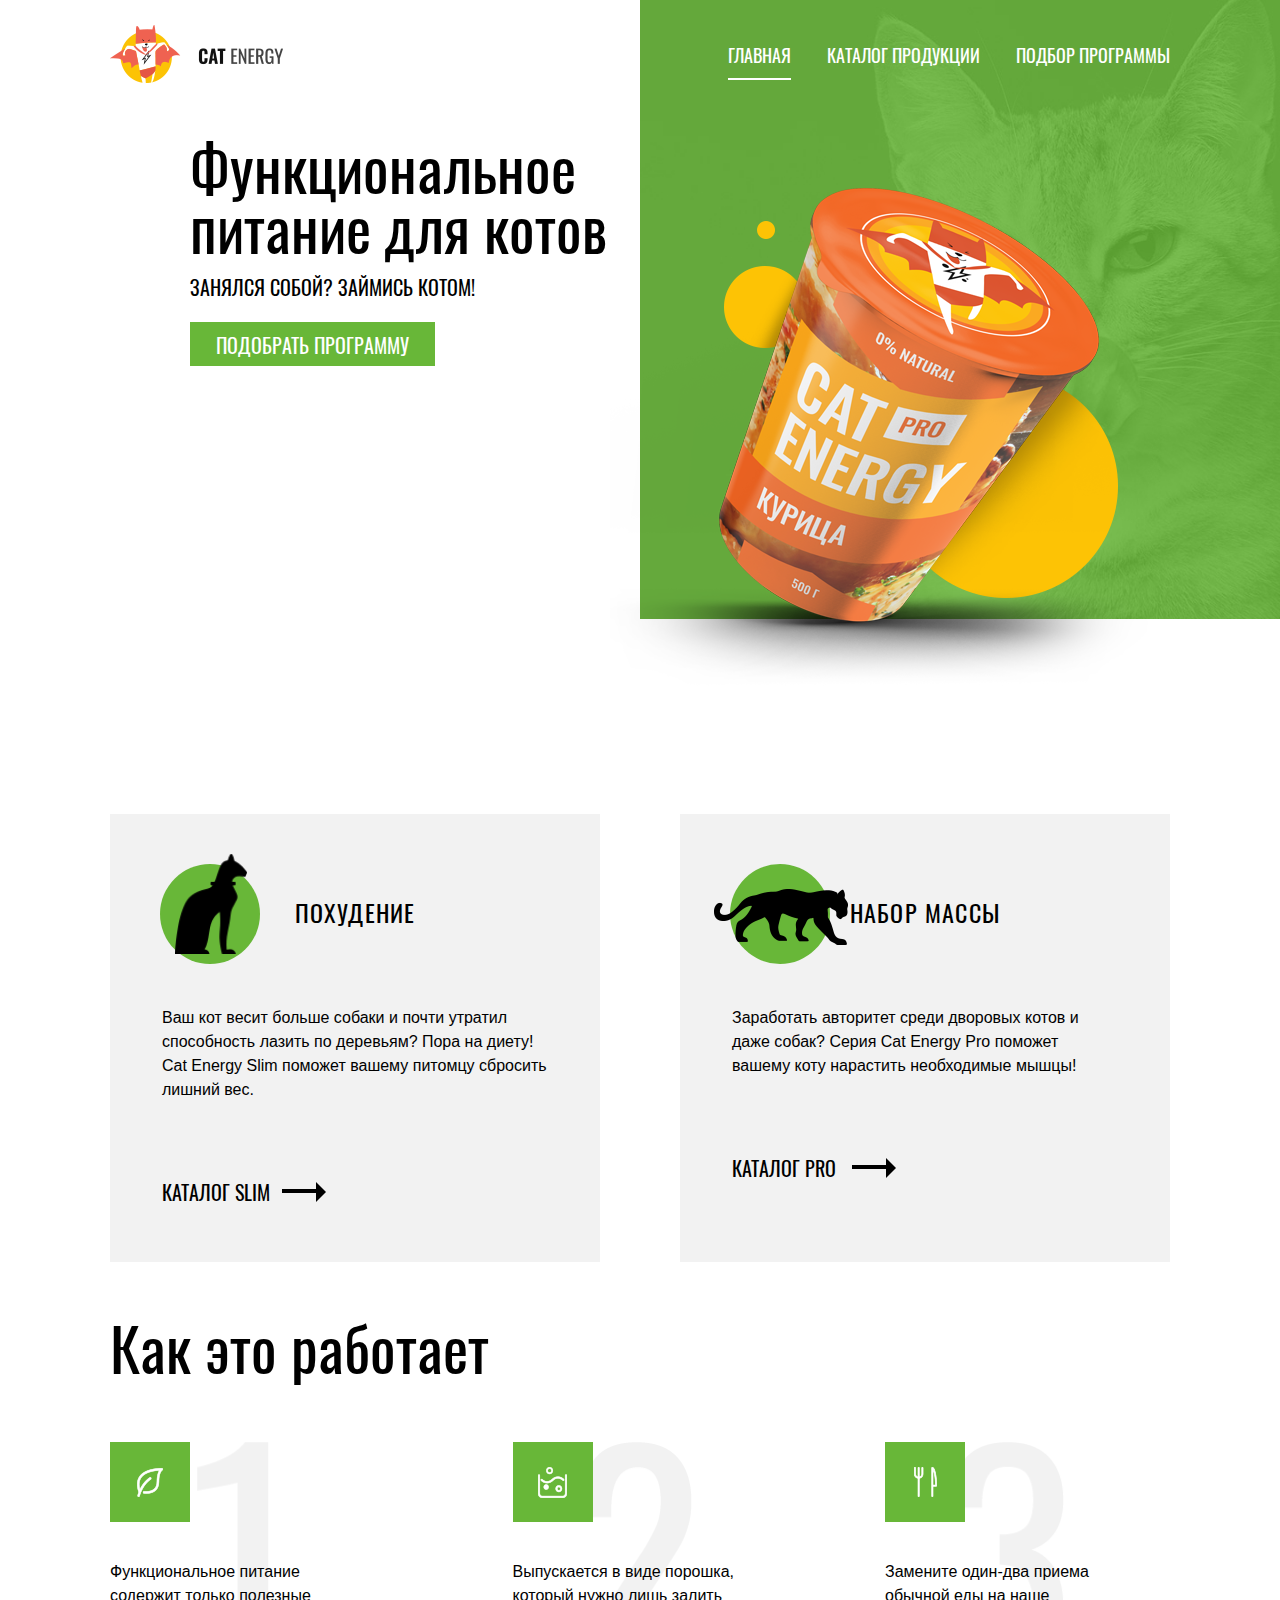
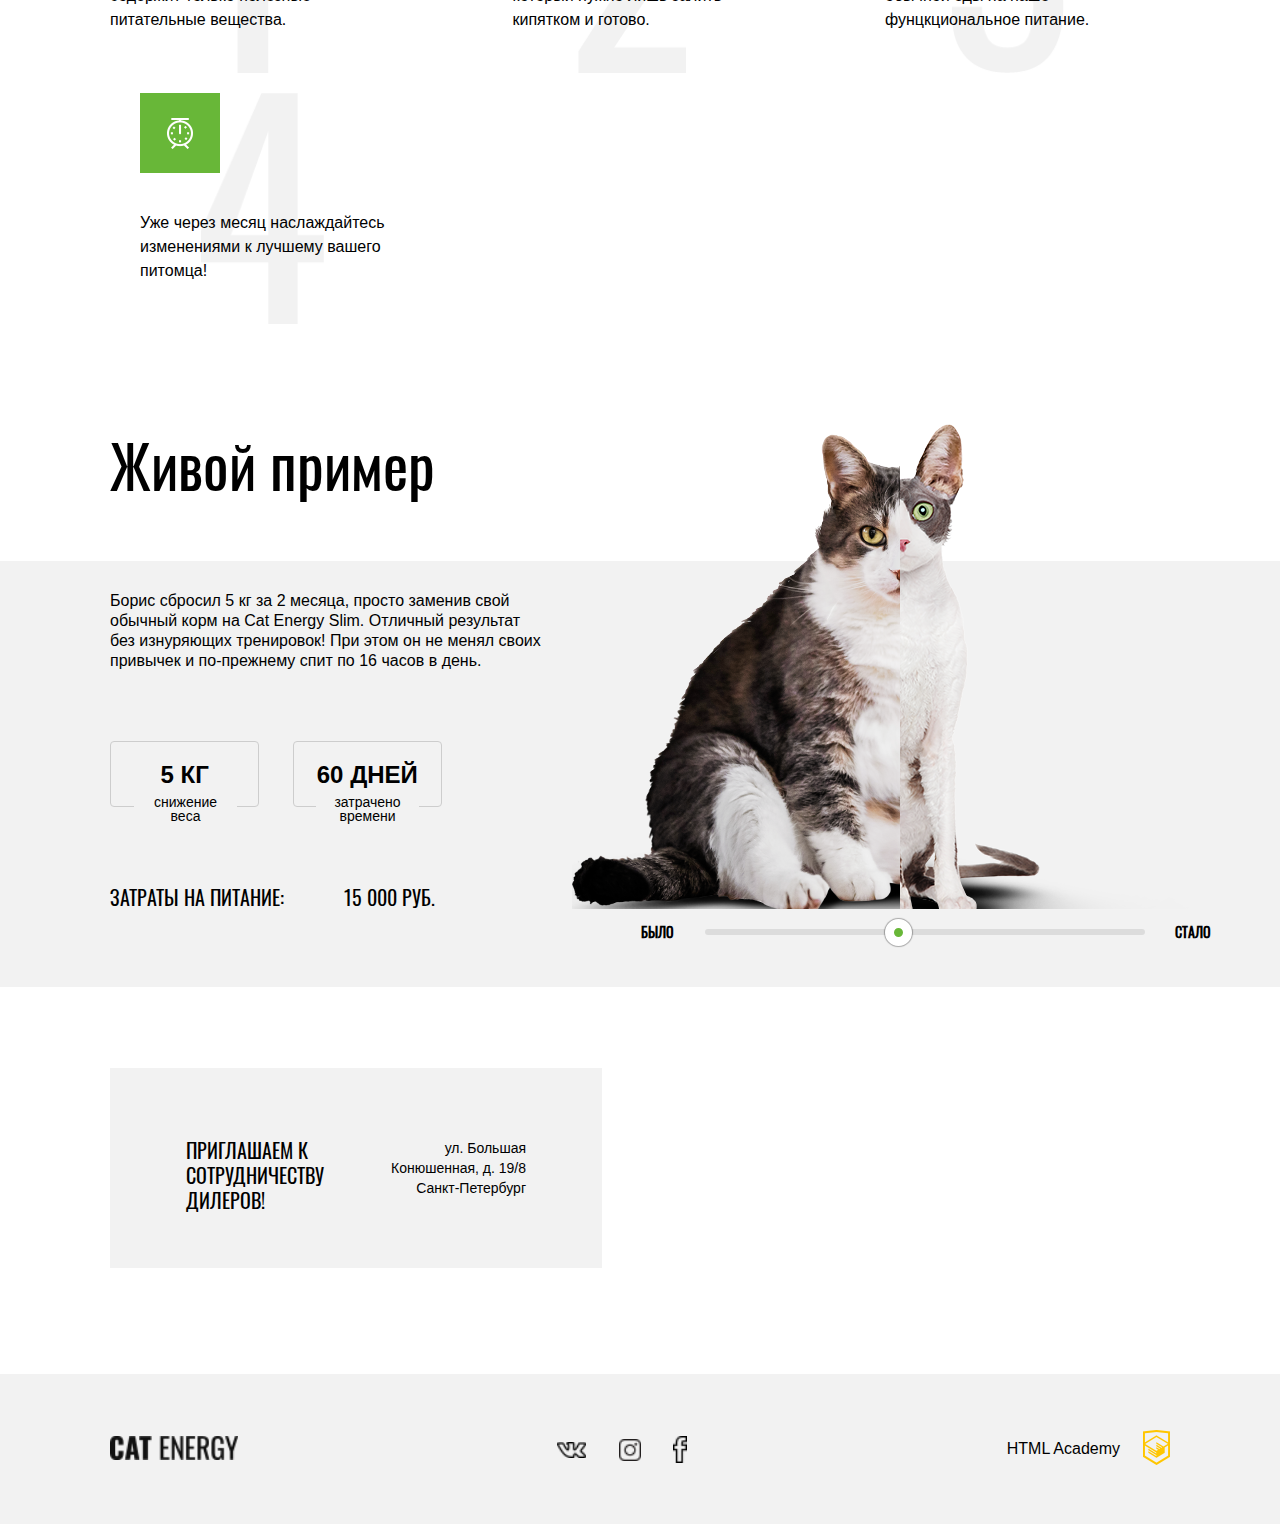
<file: index.html>
<!DOCTYPE html>
<html lang="ru">
  <head>
    <meta charset="utf-8">
    <title>Cat Energy</title>
    <link rel="stylesheet" type="text/css" href="css/normalize.css">
    <link rel="stylesheet" type="text/css" href="css/main.css">
  </head>
  <body class="main-page">
    <header class="page-header">
      <a href="" class="page-header__logo">
        <picture>
          <source media="(max-width: 767px)" srcset="img/logo-mobile.png">
          <source media="(min-width: 768px)" srcset="img/logo-tablet.png">
          <img src="img/logo-mobile.png" class="page-header__logo-image">
        </picture>
      </a>
      
      <nav class="main-nav main-nav--closed">
        <button class="main-nav__toggle " type="button"><span class='visually-hidden'>Открыть меню</span></button>
        <ul class="main-nav__list">
          <li class="main-nav__list--item main-nav__list--item-active">
            <a href="">Главная</a>
          </li>
          <li class="main-nav__list--item">
            <a href="catalog.html">Каталог продукции</a>
          </li>
          <li class="main-nav__list--item">
            <a href="form.html">Подбор программы</a>
          </li>
        </ul>
      </nav>
      
        
      
    </header>
    <main class="page-main">
      <section class="main-offer">
        <div class="main-offer__wrapper">
          <h1 class="main-offer__header">Функциональное питание для котов</h1>
          <p class="main-offer__paragraf">Занялся собой? Займись котом!</p>
          <img src="img/index-can.png" class="main-offer__can">
          <a href="#" class="button button-offer">Подобрать программу</a>
        </div>
        <div class="header-cat-face">
          
        </div>
      </section>
      <section class="weight-control">
        <ul class="weight-control__list">
          <li class="weight-control__list-item">
            <h2 class="weight-control__header weight-control__slim-down">Похудение</h2>
            <p class="weight-control__info">Ваш кот весит больше собаки и почти утратил способность лазить по деревьям? Пора на диету! Cat Energy Slim поможет вашему питомцу сбросить лишний вес.</p>
            <a href="#" class="weight-control__link">Каталог SLIM</a>
          </li>
          <li class="weight-control__list-item">
            <h2 class="weight-control__header weight-control__get-stronger">Набор массы</h2>
            <p class="weight-control__info">Заработать авторитет среди дворовых котов и даже собак? Серия Cat Energy Pro поможет вашему коту нарастить необходимые мышцы!</p>
            <a href="#" class="weight-control__link">Каталог PRO</a>
          </li>
        </ul>
      </section>
      <section class="explanation">
        <h2 class="explanation__header  header-main-type">Как это работает</h2>
        <ul class="explanation__list">
          <li class="explanation__list-item explanation__list-item--leaf">
          <p class='explanation-text'>Функциональное питание содержит только полезные питательные вещества.</p>
          </li>
          <li class="explanation__list-item explanation__list-item--powder">
          <p class='explanation-text'>Выпускается в виде порошка, который нужно лишь залить кипятком и готово.</p>
          </li>
          <li class="explanation__list-item explanation__list-item--dine">
          <p class='explanation-text'>Замените один-два приема обычной еды на наше фунцкциональное питание.</p>
          </li>
          <li class="explanation__list-item explanation__list-item--clock">
          <p class='explanation-text'>Уже через месяц наслаждайтесь изменениями к лучшему вашего питомца!</p>
          </li>
        </ul>
      </section>
      <section class="example">
        <h2 class="example__header header-main-type">Живой пример</h2>
        <div class="example__info">
          <p class="example__info-description">Борис сбросил 5 кг за 2 месяца, просто заменив свой обычный корм на Cat Energy Slim. Отличный результат без изнуряющих тренировок! При этом он не менял своих привычек и по-прежнему спит по 16 часов в день.
          <div class="table-cost__cover">
            <table class="example__info-table">
              <tbody>
                <tr class="table-data__cover">
                  <td class="table-data">5 кг</td>
                  <td class="table-data">60 дней</td>
                </tr>
              </tbody>
              <thead>
                <tr class="table-head__cover">
                  <th class="table-head">снижение веса</th>
                  <th class="table-head">затрачено времени</th>
                </tr>
              </thead>
            </table>
            <div class="example__cost-cover">
              <p class="example__cost">Затраты на питание:</p>
              <p class="example__cost-sum">15 000 руб.</p>
            </div>
          </div>
        </div>
        <div class="example__cat-slider__cover">
          <div class="slider-image__cover">
            <div class="slider-fat-cat__resize">
              <picture>
                <source srcset="img/before-mobile.png" type="" media='(max-width: 1200px)'>
                <source srcset="img/before-desktop.png" type="" media='(min-width: 1200px)'>  
                <img src="img/before-mobile.png" class="fat-cat cat-img-active">
              </picture>
            </div>
            <div class="slider-fat-cat__resize-right">
              <picture>
                <source srcset="img/after-mobile.png" type="" media='(max-width: 1200px)'>
                <source srcset="img/after-desktop.png" type="" media='(min-width: 1200px)'>  
                <img src="img/after-mobile.png" class="slim-cat">
              </picture>
              
            </div>
          </div>
          <ul class="before-after__list">
            <li class="before">Было</li>
            <li class="before-after__stripe">
              <div class="stripe">
                <div class="stripe-left stripe-active"></div>
                <div class="stripe-right"></div>
              </div></li>
            <li class="after">Стало</li>
          </ul>
        </div>
      </section>
      <section class="map">
        <div class="map__contacts">
          <h2 class="map__contacts-header">Приглашаем к сотрудничеству дилеров!</h2>
          <p class='map__contacts-address'>ул. Большая Конюшенная, д. 19/8 

          <br>Санкт-Петербург</p>
        </div>
        <iframe src="https://yandex.ru/map-widget/v1/-/CKUvM8I5"  frameborder="1" allowfullscreen="true" class="yandex-map"></iframe>
          <!--picture class="map-img">
            <source media="(max-width: 767px)" srcset="img/map-mob.jpg" class="map-mob">
            <source media="(max-width: 992px)" srcset="img/map-tab.jpg" >
            <source media="(min-width: 993px)" srcset="img/map.jpg"class="map-desk" >
            <img src="img/map-tab.jpg">
          </picture-->
      </section>
    </main>
    <footer class="page-footer">
      <a href="#" class="page-footer__main-page-link"><img src="img/logo-mobile-header.png" height="24px" width="128px"></a>
      <ul class="footer-social">
        <li class="footer-social__list-item">
          <a href="#" class="footer-social__vk"></a>
        </li>
        <li class="footer-social__list-item">
          <a href="#" class="footer-social__inst"></a>
        </li>
        <li class="footer-social__list-item">
          <a href="#" class="footer-social__fb"></a>
        </li>
      </ul>
      <ul class="footer-academy-list">
          <li class="academy-list__item">
            <div>HTML Academy</div>
            <a href="htmlacademy.ru" class="academy"><img src="img/logo-html.png" width="27" height="35"></a></li>
        </ul>
    </footer>
    <script type="text/javascript">
      var navMain = document.querySelector('.main-nav');
      var navToggle = document.querySelector('.main-nav__toggle');

      navMain.classList.remove('main-nav--nojs');

      navToggle.addEventListener('click', function() {
        if (navMain.classList.contains('main-nav--closed')) {
          navMain.classList.remove('main-nav--closed');
          navMain.classList.add('main-nav--opened');
        } else {
          navMain.classList.add('main-nav--closed');
          navMain.classList.remove('main-nav--opened');
        }
      });
    </script>
  </body>

</html>
</file>
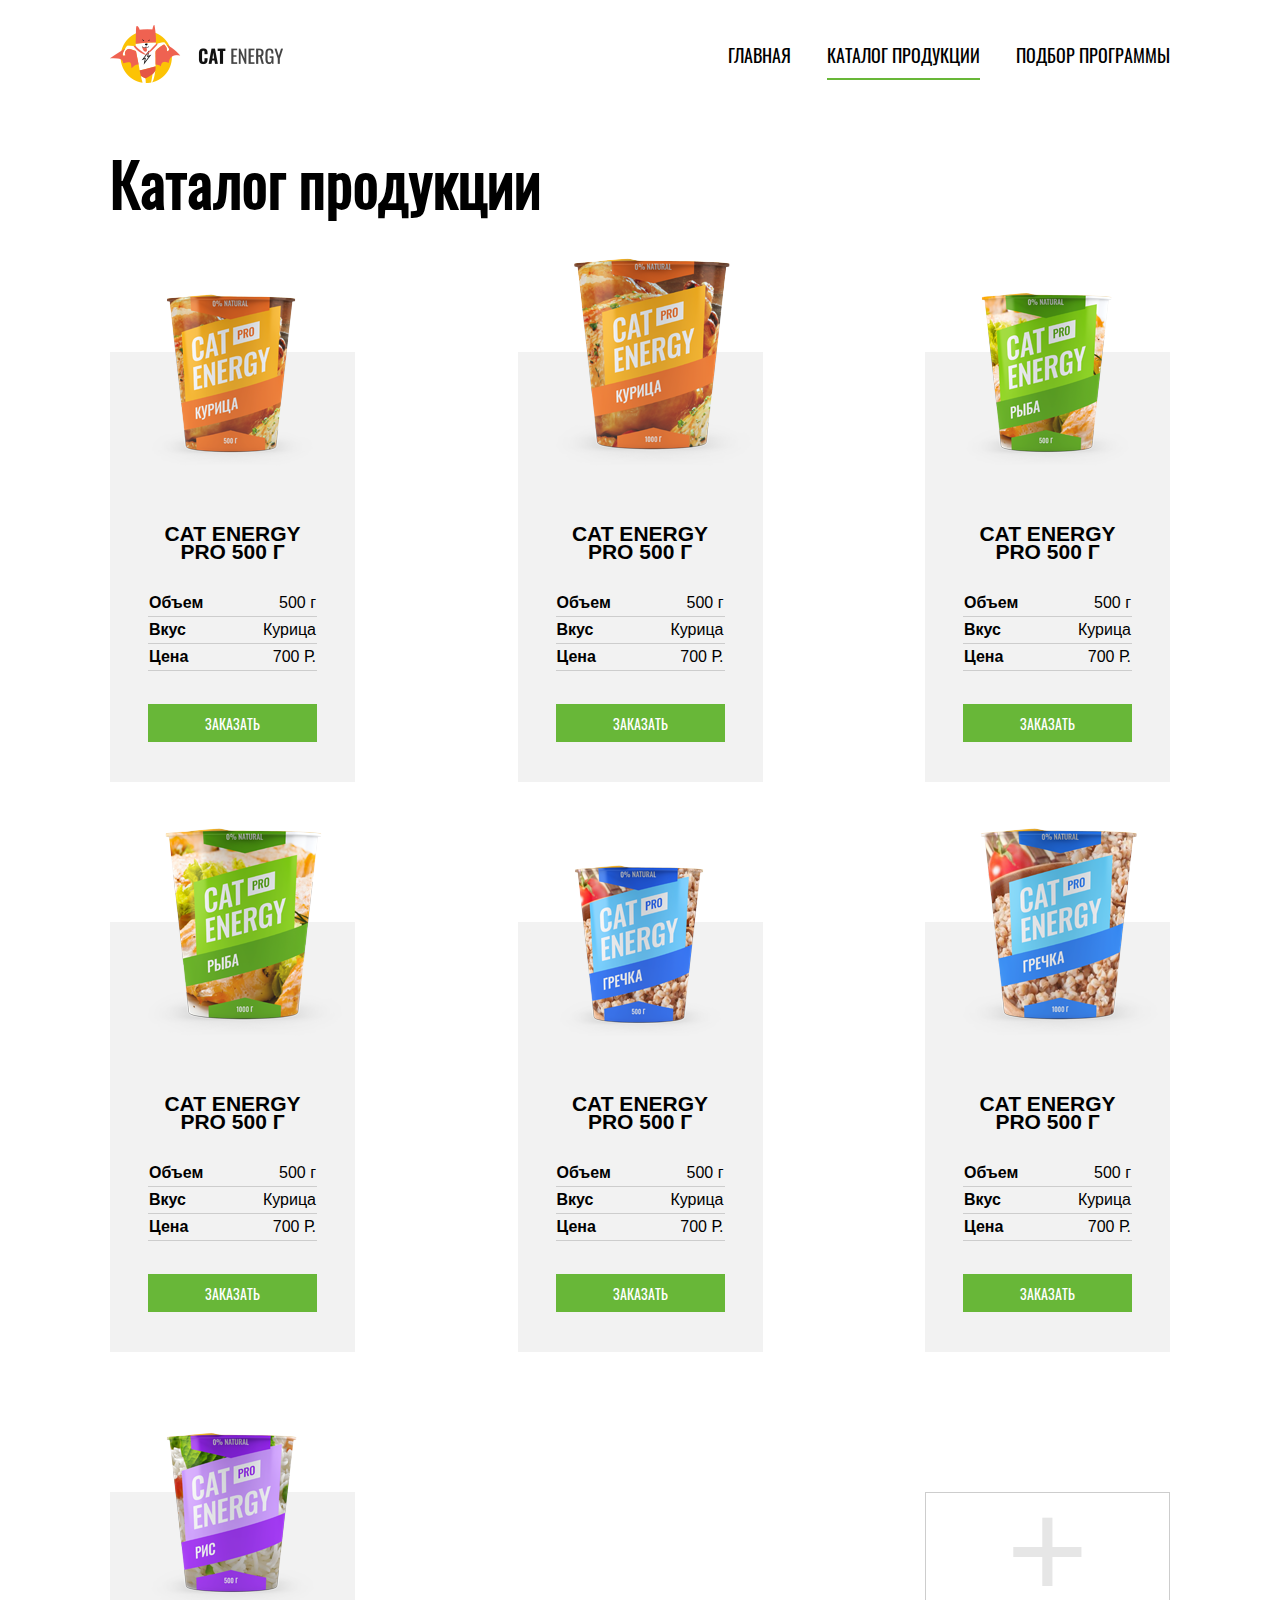
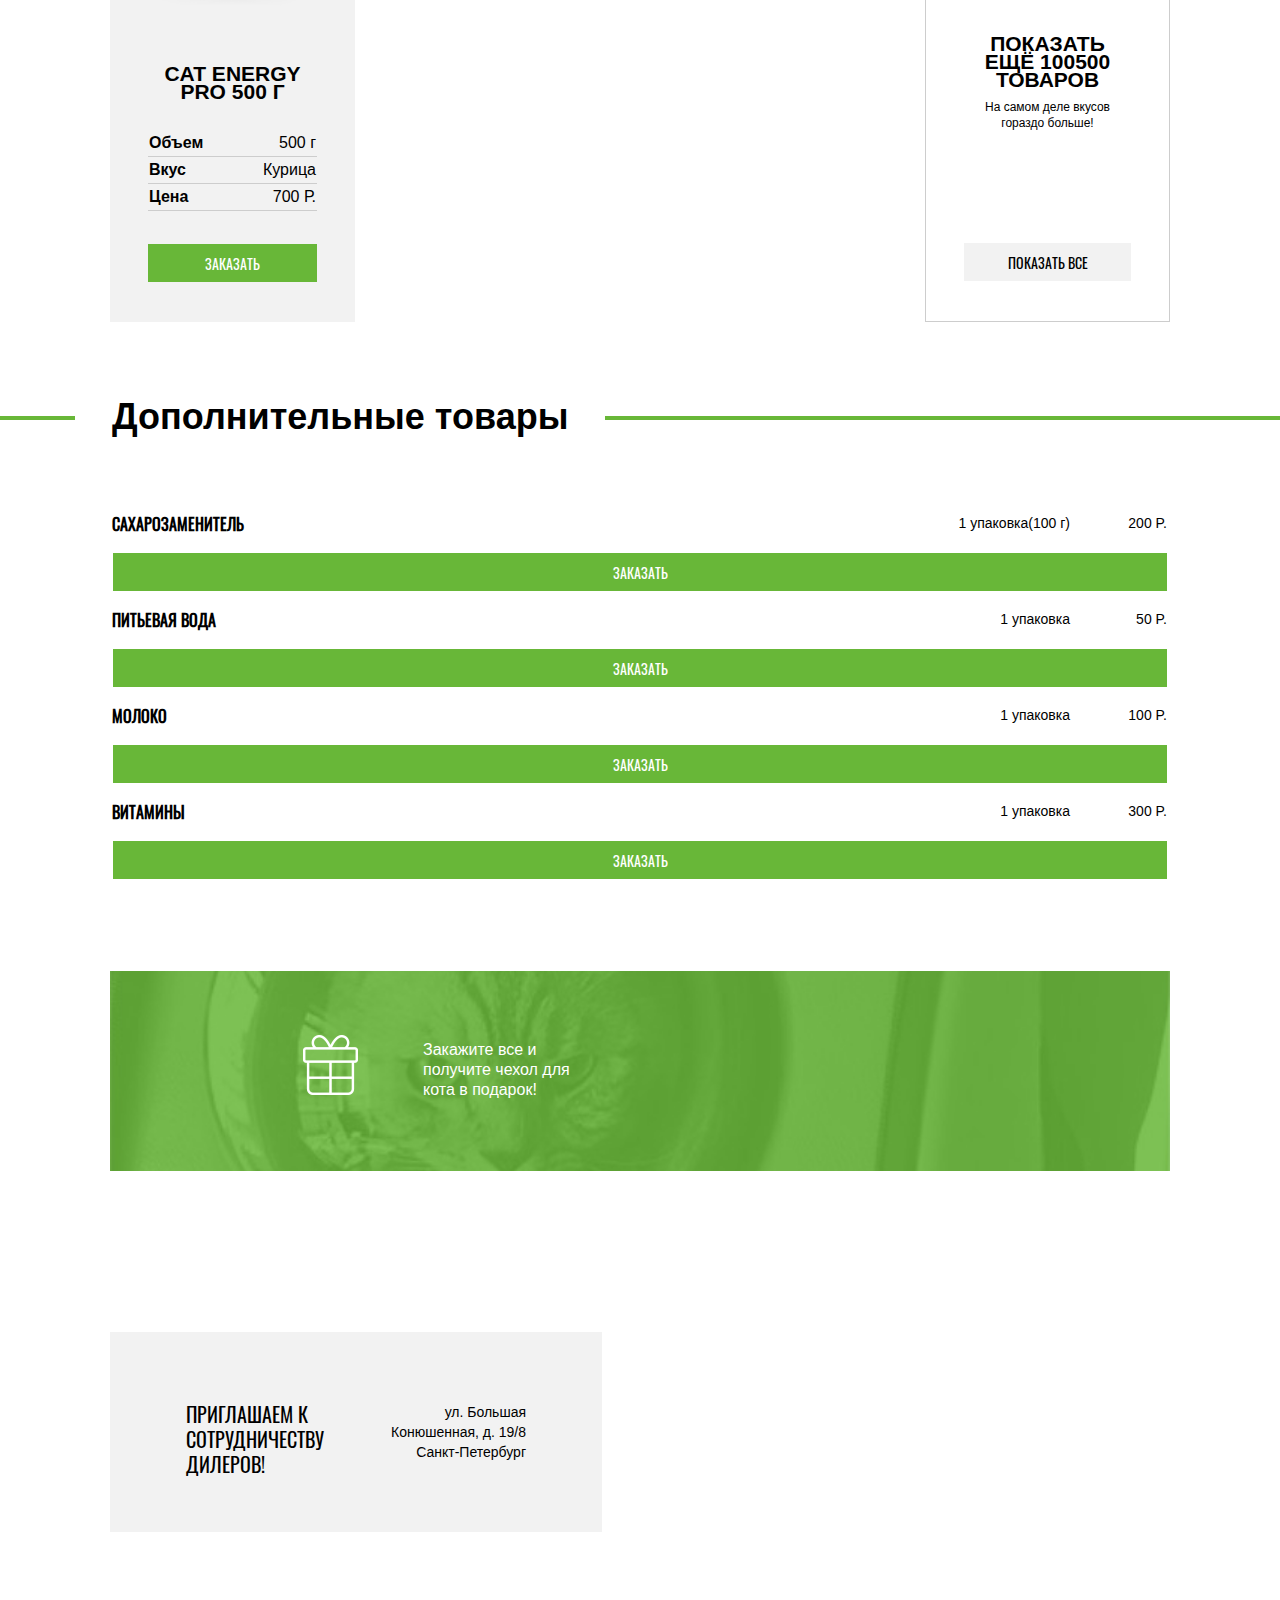
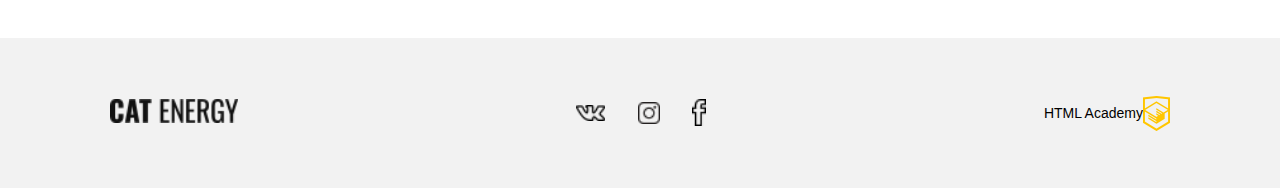
<file: catalog.html>
<!DOCTYPE html>
<html lang="ru">
  <head>
    <meta charset="utf-8">
    <title>Cat Energy</title>
    <link rel="stylesheet" type="text/css" href="css/normalize.css">
    <link rel="stylesheet" type="text/css" href="css/main.css">
  </head>
  <body class="catalog-page">
    <header class="page-header">
      <a href="" class="page-header__logo">
        <picture>
          <source media="(max-width: 767px)" srcset="img/logo-mobile.png">
          <source media="(min-width: 768px)" srcset="img/logo-tablet.png">
          <img src="img/logo-mobile.png" class="page-header__logo-image">
        </picture>
        
      </a>
      <a href="#" class="cat-energy-png"><img src="img/logo-mobile-header.png"></a>
      <nav class="main-nav main-nav--closed">
        <button class="main-nav__toggle " type="button"><span class='visually-hidden'>Открыть меню</span></button>
        <ul class="main-nav__list">
          <li class="main-nav__list--item">
            <a href="index.html">Главная</a>
          </li>
          <li class="main-nav__list--item main-nav__list--item-active">
            <a href="">Каталог продукции</a>
          </li>
          <li class="main-nav__list--item">
            <a href="form.html">Подбор программы</a>
          </li>
        </ul>
      </nav>
      
        
      
    </header>
    <main class="page-catalog">
      <section class="catalog-wrapper">
        <h1 class="catalog__header">Каталог продукции</h1>
        <ul class="catalog">
          <li class="catalog-item">
            <div class="catalog-item-cover">
              <picture>
                <source media="(max-width: 767px)" srcset="img/catalog-1-mobile.jpg">
                <source media="(min-width: 768px)" srcset="img/catalog-1-desktop.png">
                <img src="img/catalog-1-mobile.jpg">
              </picture>
              <div class="catalog-info-cover">
              <h2 class="catalog-item__header">Cat energy pro 500 г</h2>
              <table class="catalog-table">
                <tr>
                  <th class="catalog-table__caption">Объем</th>
                  <td class="catalog-table__value">500 г</td>
                </tr>
                <tr>
                  <th class="catalog-table__caption">Вкус</th>
                  <td class="catalog-table__value">Курица</td>
                </tr>
                <tr>
                  <th class="catalog-table__caption">Цена</th>
                  <td class="catalog-table__value">700 Р.</td>
                </tr>
              </table>
            </div>
            </div>
            <a href="#" class="button catalog-item__button">заказать</a>
          </li>
          <li class="catalog-item">
            <div class="catalog-item-cover">
            <picture>
              <source media="(max-width: 767px)" srcset="img/catalog-2-mobile.jpg">
              <source media="(min-width: 768px)" srcset="img/catalog-2-desktop.png">
              <img src="img/catalog-2-mobile.jpg">
            </picture>
            <div class="catalog-info-cover">
            <h2 class="catalog-item__header">Cat energy pro 500 г</h2>
            <table class="catalog-table">
              <tr>
                <th class="catalog-table__caption">Объем</th>
                <td class="catalog-table__value">500 г</td>
              </tr>
              <tr>
                <th class="catalog-table__caption">Вкус</th>
                <td class="catalog-table__value">Курица</td>
              </tr>
              <tr>
                <th class="catalog-table__caption">Цена</th>
                <td class="catalog-table__value">700 Р.</td>
              </tr>
            </table>
            </div>
          </div>
            <a href="#" class="button catalog-item__button">заказать</a>
          </li>
          <li class="catalog-item">
            <div class="catalog-item-cover">
            <picture>
              <source media="(max-width: 767px)" srcset="img/catalog-3-mobile.jpg">
              <source media="(min-width: 768px)" srcset="img/catalog-3-desktop.png">
              <img src="img/catalog-3-mobile.jpg">
            </picture>
            <div class="catalog-info-cover">
            <h2 class="catalog-item__header">Cat energy pro 500 г</h2>
            <table class="catalog-table">
              <tr>
                <th class="catalog-table__caption">Объем</th>
                <td class="catalog-table__value">500 г</td>
              </tr>
              <tr>
                <th class="catalog-table__caption">Вкус</th>
                <td class="catalog-table__value">Курица</td>
              </tr>
              <tr>
                <th class="catalog-table__caption">Цена</th>
                <td class="catalog-table__value">700 Р.</td>
              </tr>
            </table>
            </div>
          </div>
            <a href="#" class="button catalog-item__button">заказать</a>
          </li>
          <li class="catalog-item">
            <div class="catalog-item-cover">
            <picture>
              <source media="(max-width: 767px)" srcset="img/catalog-4-mobile.jpg">
              <source media="(min-width: 768px)" srcset="img/catalog-4-desktop.png">
              <img src="img/catalog-4-mobile.jpg">
            </picture>
            <div class="catalog-info-cover">
            <h2 class="catalog-item__header">Cat energy pro 500 г</h2>
            <table class="catalog-table">
              <tr>
                <th class="catalog-table__caption">Объем</th>
                <td class="catalog-table__value">500 г</td>
              </tr>
              <tr>
                <th class="catalog-table__caption">Вкус</th>
                <td class="catalog-table__value">Курица</td>
              </tr>
              <tr>
                <th class="catalog-table__caption">Цена</th>
                <td class="catalog-table__value">700 Р.</td>
              </tr>
            </table>
            </div>
          </div>
            <a href="#" class="button catalog-item__button">заказать</a>
          </li>
          <li class="catalog-item">
            <div class="catalog-item-cover">
            <picture>
              <source media="(max-width: 767px)" srcset="img/catalog-5-mobile.jpg">
              <source media="(min-width: 768px)" srcset="img/catalog-5-desktop.png">
              <img src="img/catalog-5-mobile.jpg">
            </picture>
            <div class="catalog-info-cover">
            <h2 class="catalog-item__header">Cat energy pro 500 г</h2>
            <table class="catalog-table">
              <tr>
                <th class="catalog-table__caption">Объем</th>
                <td class="catalog-table__value">500 г</td>
              </tr>
              <tr>
                <th class="catalog-table__caption">Вкус</th>
                <td class="catalog-table__value">Курица</td>
              </tr>
              <tr>
                <th class="catalog-table__caption">Цена</th>
                <td class="catalog-table__value">700 Р.</td>
              </tr>
            </table>
            </div>
          </div>
            <a href="#" class="button catalog-item__button">заказать</a>
          </li>
          <li class="catalog-item">
            <div class="catalog-item-cover">
            <picture>
              <source media="(max-width: 767px)" srcset="img/catalog-6-mobile.jpg">
              <source media="(min-width: 768px)" srcset="img/catalog-6-desktop.png">
              <img src="img/catalog-6-mobile.jpg">
            </picture>
            <div class="catalog-info-cover">
            <h2 class="catalog-item__header">Cat energy pro 500 г</h2>
            <table class="catalog-table">
              <tr>
                <th class="catalog-table__caption">Объем</th>
                <td class="catalog-table__value">500 г</td>
              </tr>
              <tr>
                <th class="catalog-table__caption">Вкус</th>
                <td class="catalog-table__value">Курица</td>
              </tr>
              <tr>
                <th class="catalog-table__caption">Цена</th>
                <td class="catalog-table__value">700 Р.</td>
              </tr>
            </table>
            </div>
          </div>
            <a href="#" class="button catalog-item__button">заказать</a>
          </li>
          <li class="catalog-item">
            <div class="catalog-item-cover">
              <picture>
                <source media="(max-width: 767px)" srcset="img/catalog-7-mobile.jpg">
                <source media="(min-width: 768px)" srcset="img/catalog-7-desktop.png">
                <img src="img/catalog-7-mobile.jpg">
              </picture>
              <div class="catalog-info-cover">
                <h2 class="catalog-item__header">Cat energy pro 500 г</h2>
                <table class="catalog-table">
                  <tr>
                    <th class="catalog-table__caption">Объем</th>
                    <td class="catalog-table__value">500 г</td>
                  </tr>
                  <tr>
                    <th class="catalog-table__caption">Вкус</th>
                    <td class="catalog-table__value">Курица</td>
                  </tr>
                  <tr>
                    <th class="catalog-table__caption">Цена</th>
                    <td class="catalog-table__value">700 Р.</td>
                  </tr>
                </table>
              </div>
            </div>
            <a href="#" class="button catalog-item__button">заказать</a>
          </li>
          <li class="catalog-item catalog-item-last">
            <div class="catalog-item-cover catalog-item__last-cover">
              <p class="catalog-item__plus">+</p>
              <h2 class="catalog-item__header">Показать ещё 100500 товаров</h2>
              <p class="catalog-item-last-paragraf">На самом деле вкусов гораздо больше!</p>
            </div>
            <div>
              <a href="#" class="button catalog-item__button catalog-item__button-grey">Показать все</a>
            </div>
          </li>
        </ul>
      </section>
      <section class="addings">
        <div class="catalog-addings-cover">
          <h2 class="catalog-addings-header">Дополнительные товары</h2>
          <div class="green-line green-line--catalog"></div>
        </div>
        <div class="catalog-table-cover">
          <table class="addings-table">
            <tbody>
              <tr class="addings-table-row">
                <th class="addings-table__caption">Сахарозаменитель</th>
              </tr>
              <tr class="addings-table__numbers-cover">
                  <td class="addings-table__amount">1 упаковка(100 г)</td>
                  <td class="addings-table__price">200 P.</td>
              </tr>
              <tr>
                <td>
                  <a href="#" class="button addings-table__button">Заказать</a>
                </td>
              </tr>
              <tr class="addings-table-row" >
                <th class="addings-table__caption">Питьевая вода</th>
              </tr>
                <tr class="addings-table__numbers-cover">
                  <td class="addings-table__amount">1 упаковка</td>
                  <td class="addings-table__price">50 P.</td>
                </tr>
              </tr>
                <td>
                  <a href="#" class="button addings-table__button">Заказать</a>
                </td>
              </tr>
              <tr class="addings-table-row">
                <th class="addings-table__caption">Молоко</th>
              </tr>
                <tr class="addings-table__numbers-cover">
                  <td class="addings-table__amount">1 упаковка</td>
                  <td class="addings-table__price">100 P.</td>
                </tr>
              </tr>
              <tr>
                <td>
                  <a href="#" class="button addings-table__button">Заказать</a>
                </td>
              </tr>
              <tr class="addings-table-row">
                <th class="addings-table__caption">Витамины</th>
              </tr>
                <tr class="addings-table__numbers-cover">
                  <td class="addings-table__amount">1 упаковка</td>
                  <td class="addings-table__price">300 P.</td>
                </tr>
              </tr>
              <tr>
                <td>
                  <a href="#" class="button addings-table__button">Заказать</a>
                </td>
              </tr>
            </tbody>
          </table>
          <div class="gift-cover">
            <div class="catalog-cat-background"></div>
          </div>
        </div>
      </section>
      <section class="map">
        <div class="map__contacts map__contacts-catalog">
          <h2 class="map__contacts-header">Приглашаем к сотрудничеству дилеров!</h2>
          <p class='map__contacts-address'>ул. Большая Конюшенная, д. 19/8 
          <br>Санкт-Петербург</p>
        </div>
        <iframe src="https://yandex.ru/map-widget/v1/-/CKUk4BiF" class="yandex-map"></iframe>
      </section>
    </main>
    <footer class="page-footer">
      <a href="#" class="page-footer__main-page-link"><img src="img/logo-mobile-header.png" height="24px" width="128px"></a>
      <ul class="footer-social">
        <li class="footer-social__list-item">
          <a href="#" class="footer-social__vk"></a>
        </li>
        <li class="footer-social__list-item">
          <a href="#" class="footer-social__inst"></a>
        </li>
        <li class="footer-social__list-item">
          <a href="#" class="footer-social__fb"></a>
        </li>
      </ul>
      <div class="footer-academy__cover">
        <p class="footer-academy">HTML Academy</p>
        <img class="html-academy__img" width='27' height='35' src='img/logo-html.png'>
      </div>
    </footer>
    <script type="text/javascript">
      var navMain = document.querySelector('.main-nav');
      var navToggle = document.querySelector('.main-nav__toggle');

      navMain.classList.remove('main-nav--nojs');

      navToggle.addEventListener('click', function() {
        if (navMain.classList.contains('main-nav--closed')) {
          navMain.classList.remove('main-nav--closed');
          navMain.classList.add('main-nav--opened');
        } else {
          navMain.classList.add('main-nav--closed');
          navMain.classList.remove('main-nav--opened');
        }
      });
    </script>
  </body>

</html>
</file>
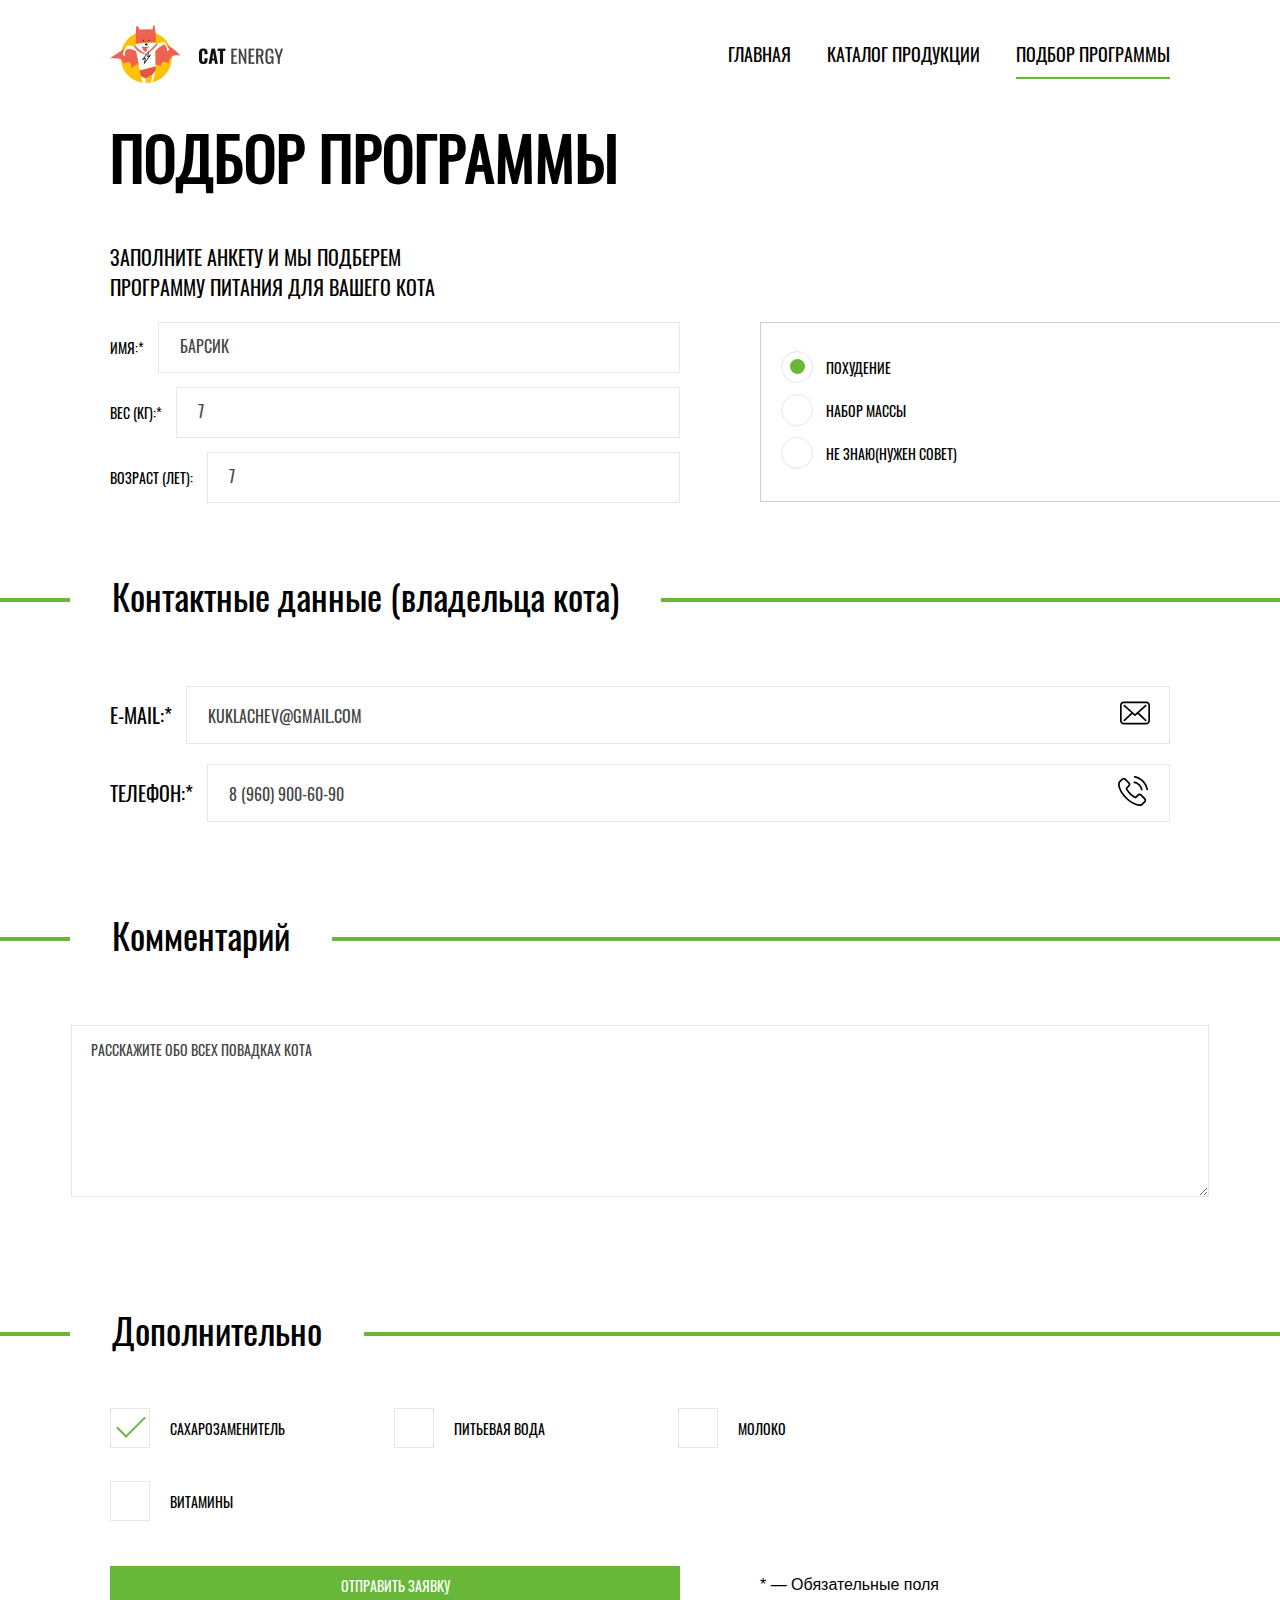
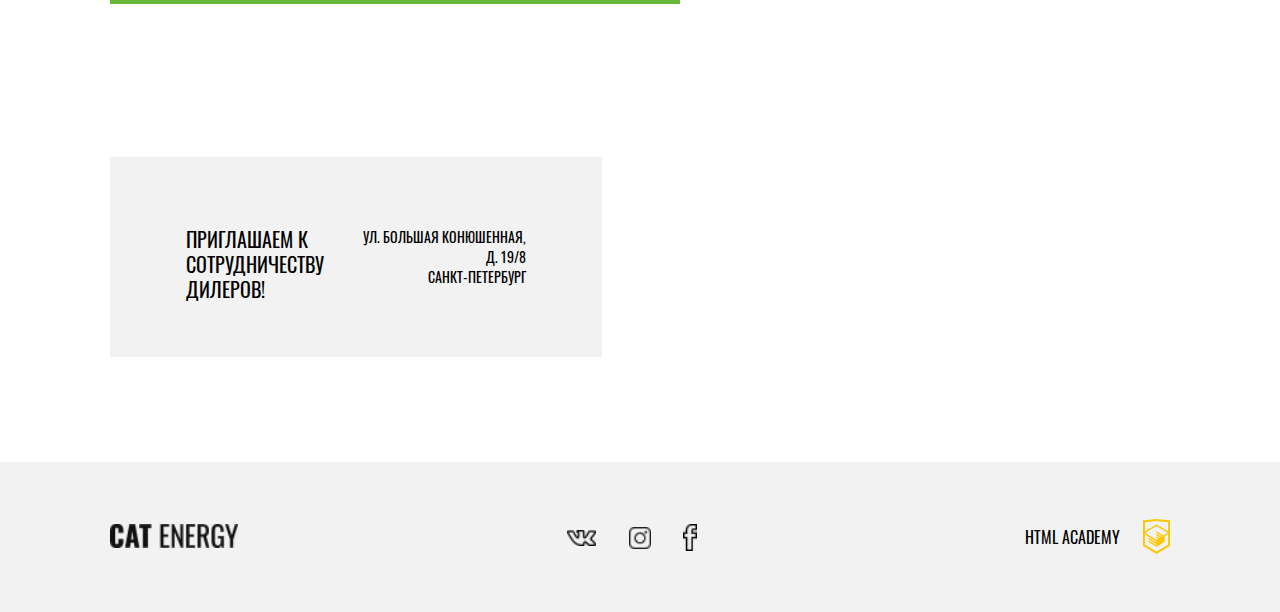
<file: form.html>
<!DOCTYPE html>
<html lang="ru">
  <head>
    <meta charset="utf-8">
    <title>Cat Energy</title>
    <link rel="stylesheet" type="text/css" href="css/normalize.css">
    <link rel="stylesheet" type="text/css" href="css/main.css">
  </head>
  <body class="main-form">
    <header class="page-header">
      <a href="" class="page-header__logo">
        <picture>
          <source media="(max-width: 767px)" srcset="img/logo-mobile.png">
          <source media="(min-width: 768px)" srcset="img/logo-tablet.png">
          <img src="img/logo-mobile.png" class="page-header__logo-image">
        </picture>
        
      </a>
      <a href="#" class="cat-energy-png"><img src="img/logo-mobile-header.png"></a>
      <nav class="main-nav main-nav--closed">
        <button class="main-nav__toggle " type="button"><span class='visually-hidden'>Открыть меню</span></button>
        <ul class="main-nav__list">
          <li class="main-nav__list--item ">
            <a href="index.html">Главная</a>
          </li>
          <li class="main-nav__list--item">
            <a href="catalog.html">Каталог продукции</a>
          </li>
          <li class="main-nav__list--item main-nav__list--item-active">
            <a href="">Подбор программы</a>
          </li>
        </ul>
      </nav>
      
        
      
    </header>
    <main class="page-form">
      <form class="main-form">
        <fieldset class="main-form__fieldset form-fieldset__info">
          <h1 class="main-form__header">Подбор программы</h1>
          <p class="main-form__paragraph">Заполните анкету и мы подберем программу питания для вашего кота</p>
          <div class="form-info-weight__cover">
            <ul class="form__cat-info">
              <li class="cat-info__item">
                <label for="nickname"class="form__label">Имя:*</label>
                <input type="text" id="nickname" name="nickname" class="form__input" placeholder="Барсик">
              </li>
              <li class="cat-info__item">
                <label for="weight"class="form__label">Вес (кг):*</label>
                <input type="text" id="weight" name="weight" class="form__input" placeholder="7">
              </li>
              <li class="cat-info__item">
                <label for="age"class="form__label">Возраст (лет):</label>
                <input type="text" id="age" name="age" class="form__input" placeholder="7">
              </li>
            </ul>
            <ul class="form__weight">
              <li class="form-weight__item">
                <input type="radio" name="weight" class="form__input visually-hidden" id="sliming" checked="">
                <label for="sliming"class="weight__label">Похудение</label>
                
              </li>
              <li class="form-weight__item">
                <input type="radio" name="weight" class="form__input visually-hidden" id="muscles">
                <label for="muscles"class="weight__label">Набор массы</label>
                
              </li>
              <li class="form-weight__item">
                <input type="radio" name="weight" class="form__input visually-hidden" id="no-idea">
                <label for="no-idea"class="weight__label">Не знаю(нужен совет)</label>
                
              </li>
              
            </ul>
          </div>
        </fieldset>
        <fieldset class="main-form__fieldset form-fieldset__contacts">
          <div class="legend-cover">
            <legend class="form__legend">Контактные данные (владельца кота)</legend>
            <div class="green-line"></div>
          </div>
          <ul class="contacts__list">
            <li class="contacts__list-item">
              <label for="email"class="form__label">E-mail:*</label>
              <input type="text" name="email" class="form__input contacts__email" placeholder="kuklachev@gmail.com">
            </li>
            <li class="contacts__list-item">
              <label for="phone"class="form__label">Телефон:*</label>
              <input type="phone" name="phone" class="form__input contacts__phone" placeholder="8 (960) 900-60-90">
            </li>
          </ul>
          
          
        </fieldset>
        <fieldset class="main-form__fieldset form-fieldset__comment">
          <div class="legend-cover">
            <legend class="form__legend">Комментарий</legend>
            <div class="green-line"></div>
          </div>
          <div class="comment-text__cover">
            <textarea class="form__comment-text" placeholder="Расскажите обо всех повадках кота"></textarea>
          </div>
        </fieldset>
        <fieldset class="main-form__fieldset form-fieldset__addings">
          <div class="legend-cover">
            <legend class="form__legend">Дополнительно</legend>
            <div class="green-line"></div>
          </div>
          <ul class="form__addings-list">
            <li class="addings-item">
              <input type="checkbox" name="sugar" id='sugar' class="form__input visually-hidden" checked="">
              <label for="sugar"class="form-addings__label">Сахарозаменитель</label>
              
            </li>
            <li class="addings-item">
              <input type="checkbox" name="sweetwater" id='sweetwater' class="form__input visually-hidden">
              <label for="sweetwater"class="form-addings__label">Питьевая вода</label>
              
            </li>
            <li class="addings-item">
              <input type="checkbox" name="maito" id='maito'class="form__input visually-hidden">
              <label for="maito"class="form-addings__label">Молоко</label>
              
            </li>
            <li class="addings-item">
              <input type="checkbox" name="vitamines" id='vitamines' class="form__input visually-hidden">
              <label for="vitamines"class="form-addings__label">Витамины</label>
              
            </li>

          </ul>
          <div class="form-button-cover">
            <button class="button form__button" type="submit">Отправить заявку</button>
            <small class="basicly-im-smol">* — Обязательные поля</small>
          </div>
          
        </fieldset>
      </form>
      <section class="map">
        <div class="map__contacts map__contacts-form">
          <h2 class="map__contacts-header">Приглашаем к сотрудничеству дилеров!</h2>
          <p class='map__contacts-address'>ул. Большая Конюшенная, д. 19/8 

          <br>Санкт-Петербург</p>
        </div>
        <iframe src="https://yandex.ru/map-widget/v1/-/CKUvM8I5"  frameborder="1" allowfullscreen="true" class="yandex-map"></iframe>
      </section>
    </main>
    <footer class="page-footer">
      <a href="#" class="page-footer__main-page-link"><img src="img/logo-mobile-header.png" height="24px" width="128px"></a>
      <ul class="footer-social">
        <li class="footer-social__list-item">
          <a href="#" class="footer-social__vk"></a>
        </li>
        <li class="footer-social__list-item">
          <a href="#" class="footer-social__inst"></a>
        </li>
        <li class="footer-social__list-item">
          <a href="#" class="footer-social__fb"></a>
        </li>
      </ul>
      <ul class="footer-academy-list">
          <li class="academy-list__item">
            <div>HTML Academy</div>
            <a href="htmlacademy.ru" class="academy"><img src="img/logo-html.png" width="27" height="35"></a></li>
        </ul>
      </div>
    </footer>
    <script type="text/javascript">
      var navMain = document.querySelector('.main-nav');
      var navToggle = document.querySelector('.main-nav__toggle');

      navMain.classList.remove('main-nav--nojs');

      navToggle.addEventListener('click', function() {
        if (navMain.classList.contains('main-nav--closed')) {
          navMain.classList.remove('main-nav--closed');
          navMain.classList.add('main-nav--opened');
        } else {
          navMain.classList.add('main-nav--closed');
          navMain.classList.remove('main-nav--opened');
        }
      });
    </script>
  </body>

</html>
</file>
<file: css/main.css>
@charset "UTF-8";
/* this file is used for block PAGE-HEADER */
/* this file is used for sass-variables */
/* this file is used for global css preferences kinda custom
reset.css with the slightest difference, that i am pretty sure
what i was doing (divide it by the fact that i'm not even a real junior)

if you meet something which doesn't resemble BEM-methodology
that means this was not the best decision I've ever made,
but it works and i didn't have enough time to refactor it.
If any of the methods disappointed you, please remember
that it is my first year of web-dev and i was trying to do my best */
body {
  min-width: 320px;
  font-size: 14px;
  line-height: 18px;
  font-family: "Arial", sans-serif;
  color: #000000;
  font-style: normal; }

a {
  text-decoration: none; }

.visually-hidden:not(:focus):not(:active),
input[type='checkbox'].visually-hidden,
input[type='radio'].visually-hidden {
  position: absolute;
  display: none;
  overflow: hidden;
  clip: rect(0 0 0 0);
  width: 1px;
  height: 1px;
  margin: -1px;
  padding: 0;
  content: '';
  white-space: nowrap;
  border: 0;
  -webkit-clip-path: inset(100%);
  clip-path: inset(100%); }

.button {
  border: none;
  display: block;
  color: white;
  background-color: #68b738;
  padding-top: 13px;
  padding-bottom: 11px;
  text-align: center;
  font-family: "Oswald Regular", sans-serif;
  font-size: 14px;
  line-height: 14px;
  margin-left: 20px;
  margin-right: 20px;
  margin-bottom: 20px;
  text-transform: uppercase; }
  .button:hover, .button:focus {
    background-color: #5eaa2f; }
  .button:active {
    color: #8fc46e; }

/* this file is used for blocks/PAGE-HEADER */
.page-header {
  background-color: #ffffff;
  display: -webkit-box;
  display: -webkit-flex;
  display: -ms-flexbox;
  display: flex;
  -webkit-box-align: center;
  -webkit-align-items: center;
      -ms-flex-align: center;
          align-items: center;
  -webkit-box-pack: justify;
  -webkit-justify-content: space-between;
      -ms-flex-pack: justify;
          justify-content: space-between; }

.main-nav__list--item a:hover {
  opacity: 0.7; }

.main-nav__list--item a:active {
  opacity: 0.5; }

@media (min-width: 992px) {
  .main-nav {
    display: -webkit-box;
    display: -webkit-flex;
    display: -ms-flexbox;
    display: flex; } }

@media (max-width: 767px) {
  .page-header {
    border-bottom: 2px solid #e6e6e6;
    padding-left: 20px;
    padding-right: 20px; } }

@media (max-width: 1200px) {
  .page-header {
    border-bottom: none; } }

@media (max-width: 767px) {
  .main-nav {
    min-width: 1px;
    min-height: 66px;
    padding-right: 65px;
    background-color: #ffffff; }
  .main-nav__toggle {
    position: absolute;
    top: 0;
    right: 0px;
    z-index: 2;
    display: block;
    width: 66px;
    height: 66px;
    background-color: transparent;
    cursor: pointer;
    border: none; }
  .main-nav--closed .main-nav__toggle::before {
    content: "";
    position: absolute;
    top: 22px;
    left: 14px;
    width: 36px;
    height: 2px;
    background-color: #000000;
    box-shadow: 0 8px 0 0 #000000, 0 16px 0 0 #000000; }
  .main-nav--closed .main-nav__toggle:active::before {
    background-color: rgba(255, 255, 255, 0.3);
    box-shadow: 0 8px 0 0 rgba(255, 255, 255, 0.9), 0 16px 0 0 rgba(255, 255, 255, 0.3); }
  .main-nav--opened .main-nav__toggle {
    top: 0;
    left: auto;
    right: 0px; }
  .main-nav--opened .main-nav__toggle::before,
  .main-nav--opened .main-nav__toggle::after {
    content: "";
    position: absolute;
    top: 30px;
    left: 14px;
    width: 36px;
    height: 2px;
    background-color: #000000; }
  .main-nav--opened .main-nav__toggle::before {
    -webkit-transform: rotate(45deg);
        -ms-transform: rotate(45deg);
            transform: rotate(45deg);
    box-shadow: none; }
  .main-nav--opened .main-nav__toggle::after {
    -webkit-transform: rotate(-45deg);
        -ms-transform: rotate(-45deg);
            transform: rotate(-45deg); }
  .main-nav--opened .main-nav__toggle:active::before,
  .main-nav--opened .main-nav__toggle:active::after {
    background-color: rgba(255, 255, 255, 0.3); }
  .main-nav__list {
    margin: 0;
    padding: 0;
    list-style: none; }
  .main-nav--closed .main-nav__list--item {
    display: none; }
  .main-nav--closed .main-nav__list--item a {
    padding-right: 70px;
    padding-left: 70px;
    text-align: center; }
  .main-nav--nojs .main-nav__toggle {
    display: none; }
  .main-nav--nojs .main-nav__list--item {
    display: block; }
  .main-nav--nojs .main-nav__list--item a {
    padding-right: 21px;
    padding-left: 21px;
    text-align: center; }
  .main-nav--nojs .main-nav__list--item {
    display: block;
    background-color: #6a4d38; }
  .main-nav--opened .main-nav--opened::after {
    position: absolute;
    content: '';
    display: block;
    top: 0;
    width: 1px;
    height: 1px;
    margin-bottom: 250px; }
  .main-nav--closed .main-nav__list {
    display: none; } }

.main-nav--opened .main-nav__list {
  display: -webkit-box;
  display: -webkit-flex;
  display: -ms-flexbox;
  display: flex;
  -webkit-box-orient: vertical;
  -webkit-box-direction: normal;
  -webkit-flex-direction: column;
      -ms-flex-direction: column;
          flex-direction: column;
  -webkit-box-pack: center;
  -webkit-justify-content: center;
      -ms-flex-pack: center;
          justify-content: center;
  text-align: center;
  position: absolute;
  top: 66px;
  width: 100%;
  left: 0;
  background-color: #ffffff; }

.main-nav--opened .main-nav__list .main-nav__list--item:last-of-type {
  border-bottom: 2px solid #e6e6e6; }

.main-nav--opened .main-nav__list a {
  text-decoration: none;
  text-transform: uppercase;
  padding-top: 24px;
  padding-bottom: 22px;
  padding-left: 20px;
  padding-right: 20px;
  display: block;
  border-top: 2px solid #e6e6e6;
  color: #111111;
  font-weight: bold; }
  .main-nav--opened .main-nav__list a:visited {
    color: #111111; }

@media (min-width: 767px) {
  .main-nav__toggle {
    display: none; }
  .main-nav--closed .main-nav__list {
    margin: 0;
    padding: 0;
    display: -webkit-box;
    display: -webkit-flex;
    display: -ms-flexbox;
    display: flex;
    font-size: 18px;
    line-height: 24px;
    font-family: "Oswald Regular", sans-serif;
    text-transform: uppercase;
    list-style: none; }
    .main-nav--closed .main-nav__list a,
    .main-nav--closed .main-nav__list a:visited {
      text-decoration: none;
      display: block;
      color: #000000; }
  .cat-energy-png {
    display: none; } }

@media (min-width: 767px) {
  .page-header {
    padding-top: 25px; }
  .main-nav__list--item {
    margin-left: 36px;
    padding-bottom: 11px;
    padding-top: 10px; }
  .main-nav__list--item-active {
    border-bottom: 2px solid #68b738; }
  .page-header {
    padding-left: 30px;
    padding-right: 30px; } }

@media (min-width: 1200px) {
  .page-header {
    padding-left: 110px;
    padding-right: 110px;
    background-color: transparent; }
  .main-page .main-nav__list a,
  .main-page .main-nav__list a:visited {
    color: #ffffff; }
  .main-page .main-nav__list--item-active {
    border-bottom: 2px solid #ffffff; } }

/* this file is used for block/main-offer*/
.main-offer__header {
  display: block;
  margin: 0;
  padding: 0;
  margin-left: 20px;
  margin-right: 20px;
  padding-top: 30px;
  padding-bottom: 20px;
  font-family: "Oswald Regular", sans-serif;
  font-size: 36px;
  line-height: 36px;
  font-weight: normal; }

.main-offer__paragraf {
  display: block;
  margin: 0;
  padding: 0;
  margin-left: 20px;
  margin-right: 20px;
  text-transform: uppercase;
  font-family: "Oswald Regular", sans-serif;
  font-size: 14px;
  line-height: 14px;
  padding-bottom: 25px; }

.main-offer {
  width: 100%;
  min-height: 305px;
  min-width: 320px; }

@media (max-width: 767px) {
  .header-cat-face {
    position: absolute;
    z-index: -1;
    top: 66px;
    height: 90vw;
    max-height: 628px;
    width: 100%;
    background-color: #63a73a;
    background-image: url("../img/index-background-mobile.jpg");
    background-size: cover;
    background-repeat: no-repeat;
    background-position: top; }
  .button-offer {
    margin-left: 0; } }

@media (min-width: 767px) {
  .header-cat-face {
    display: none;
    opacity: 0; } }

.main-offer__wrapper {
  color: #ffffff;
  display: -webkit-box;
  display: -webkit-flex;
  display: -ms-flexbox;
  display: flex;
  -webkit-box-orient: vertical;
  -webkit-box-direction: normal;
  -webkit-flex-direction: column;
      -ms-flex-direction: column;
          flex-direction: column;
  -webkit-box-pack: center;
  -webkit-justify-content: center;
      -ms-flex-pack: center;
          justify-content: center;
  -webkit-box-align: center;
  -webkit-align-items: center;
      -ms-flex-align: center;
          align-items: center;
  -webkit-flex-wrap: wrap;
      -ms-flex-wrap: wrap;
          flex-wrap: wrap;
  text-align: center;
  padding-left: 20px;
  padding-right: 20px; }

.main-offer__can {
  max-width: 100%;
  padding-top: 30px; }

.button-offer {
  color: white;
  background-color: #68b738;
  padding-top: 13px;
  padding-bottom: 11px;
  text-align: center;
  width: 100%;
  font-family: "Oswald Regular", sans-serif;
  font-size: 14px;
  line-height: 14px; }
  .button-offer:hover, .button-offer:focus {
    background-color: #5eaa2f; }
  .button-offer:active {
    color: #8fc46e; }

@media (min-width: 767px) {
  .main-offer__wrapper {
    color: black;
    -webkit-box-orient: vertical;
    -webkit-box-direction: normal;
    -webkit-flex-direction: column;
        -ms-flex-direction: column;
            flex-direction: column;
    -webkit-box-pack: start;
    -webkit-justify-content: flex-start;
        -ms-flex-pack: start;
            justify-content: flex-start;
    -webkit-box-align: start;
    -webkit-align-items: flex-start;
        -ms-flex-align: start;
            align-items: flex-start;
    -webkit-flex-wrap: wrap;
        -ms-flex-wrap: wrap;
            flex-wrap: wrap;
    text-align: left;
    height: 560px;
    padding-left: 120px; }
  .main-offer__can {
    position: absolute;
    z-index: -1;
    padding-top: 100px; }
  .button-offer {
    width: 245px;
    margin: 0;
    font-size: 20px;
    line-height: 20px; }
  .main-offer__header {
    width: 427px;
    margin: 0;
    padding-top: 50px;
    font-size: 60px;
    line-height: 60px; }
  .main-offer__paragraf {
    margin: 0;
    font-size: 20px;
    line-height: 20px; } }

@media (min-width: 1200px) {
  .main-offer__wrapper {
    padding-left: 190px;
    height: 647px; }
  .main-offer {
    position: relative; }
  .main-offer__can {
    position: absolute;
    z-index: -1;
    padding-top: 100px;
    padding-left: 420px; }
  .header-cat-face {
    display: block;
    width: 50%;
    min-height: 720px;
    height: 48vw;
    background-image: url("../img/index-background-desktop.jpg");
    background-repeat: no-repeat;
    background-size: contain;
    position: absolute;
    opacity: 1;
    top: -87px;
    right: 0;
    z-index: -2; } }

/* this file is used for block/weight-control.scss*/
.weight-control:first-of-type {
  padding-bottom: 33px; }

.weight-control__list {
  list-style: none;
  margin: 0;
  padding: 0; }

.weight-control__list-item {
  position: relative;
  background-color: #f2f2f2;
  margin-top: 20px;
  margin-left: 20px;
  margin-right: 20px; }
  .weight-control__list-item::before {
    position: absolute;
    content: '';
    border-radius: 50%;
    width: 60px;
    height: 60px;
    background-color: #68b738;
    display: block;
    top: 22px;
    left: 22px; }
  .weight-control__list-item::after {
    position: absolute;
    content: '';
    width: 70px;
    height: 65px;
    background-image: url("../img/cat-slim.png");
    background-repeat: no-repeat;
    background-size: contain;
    display: block;
    top: 22px;
    left: 30px; }
  .weight-control__list-item:not(:first-of-type)::after {
    background-image: url("../img/cat-pro.png");
    width: 77px;
    height: 71px;
    top: 38px;
    left: 13px; }

.weight-control__header {
  padding: 0;
  margin: 0;
  position: relative;
  text-align: center;
  text-transform: uppercase;
  padding-top: 38px;
  padding-bottom: 37px;
  font-family: "Oswald Regular", sans-serif;
  font-size: 24px;
  line-height: 37px;
  font-weight: normal;
  letter-spacing: 0.05em; }

.weight-control__info {
  margin: 0;
  padding: 0;
  padding-bottom: 20px;
  border-bottom: 1px solid #d9d9d9;
  margin-left: 20px;
  margin-right: 20px;
  font-size: 14px;
  line-height: 18px; }

.weight-control__link,
.weight-control__link:visited {
  color: #000000;
  text-transform: uppercase;
  padding: 20px;
  display: block;
  text-decoration: none;
  position: relative; }
  .weight-control__link:hover,
  .weight-control__link:visited:hover {
    opacity: 0.7; }
  .weight-control__link:active,
  .weight-control__link:visited:active {
    opacity: 0.4; }

.weight-control__link::after {
  position: absolute;
  content: '';
  display: block;
  width: 30px;
  top: 20px;
  left: 180px;
  border: 10px solid transparent;
  border-left: 10px solid #000000; }

.weight-control__link::before {
  position: absolute;
  content: '';
  display: block;
  width: 35px;
  top: 28px;
  left: 147px;
  border-bottom: 4px solid #000000; }

@media (min-width: 767px) {
  .weight-control__list {
    display: -webkit-box;
    display: -webkit-flex;
    display: -ms-flexbox;
    display: flex;
    -webkit-box-orient: vertical;
    -webkit-box-direction: normal;
    -webkit-flex-direction: column;
        -ms-flex-direction: column;
            flex-direction: column; }
  .weight-control__header {
    text-align: left;
    font-size: 36px;
    padding-top: 80px; }
  .weight-control__list-item {
    text-align: left;
    padding-left: 52px;
    margin: 30px; }
    .weight-control__list-item::before {
      width: 200px;
      height: 200px;
      top: 95px;
      left: 481px; }
    .weight-control__list-item::after {
      width: 220px;
      height: 180px;
      top: 90px;
      left: 519px; }
    .weight-control__list-item:not(:first-of-type)::after {
      width: 230px;
      height: 230px;
      top: 155px;
      left: 450px; }
  .weight-control__info {
    padding-left: 0;
    margin: 0;
    width: 378px;
    font-size: 16px;
    line-height: 24px; }
  .weight-control__link {
    padding-left: 0;
    font-size: 20px;
    line-height: 20px;
    font-family: "Oswald Regular", sans-serif;
    padding-top: 60px;
    padding-bottom: 60px; }
  .weight-control__link::before {
    top: 67px;
    left: 120px; }
  .weight-control__link::after {
    top: 60px;
    left: 155px; } }

@media (min-width: 1200px) {
  .weight-control {
    margin-top: 80px; }
  .weight-control__list {
    -webkit-box-orient: horizontal;
    -webkit-box-direction: normal;
    -webkit-flex-direction: row;
        -ms-flex-direction: row;
            flex-direction: row;
    margin-left: 110px;
    margin-right: 110px;
    -webkit-box-pack: justify;
    -webkit-justify-content: space-between;
        -ms-flex-pack: justify;
            justify-content: space-between; }
  .weight-control__list-item {
    -webkit-box-flex: 1;
    -webkit-flex-grow: 1;
        -ms-flex-positive: 1;
            flex-grow: 1;
    margin: 0; }
    .weight-control__list-item:first-of-type {
      margin-right: 80px; }
  .weight-control__list-item::after {
    position: absolute;
    content: '';
    width: 100px;
    height: 100px;
    background-image: url("../img/cat-slim.png");
    background-repeat: no-repeat;
    background-size: contain;
    display: block;
    top: 40px;
    left: 65px; }
  .control__list-item::before {
    position: absolute;
    content: '';
    border-radius: 50%;
    width: 60px;
    height: 60px;
    background-color: #68b738;
    display: block;
    top: 22px;
    left: 22px; }
  .weight-control__header {
    padding: 0;
    margin: 0;
    position: relative;
    text-align: center;
    text-transform: uppercase;
    padding-top: 80px;
    padding-bottom: 75px;
    font-family: "Oswald Regular", sans-serif;
    font-size: 24px;
    line-height: 37px;
    font-weight: normal;
    letter-spacing: 0.05em; }
  .weight-control__list-item:not(:first-of-type)::after {
    background-image: url("../img/cat-pro.png");
    width: 134px;
    height: 60px;
    top: 75px;
    left: 34px; }
  .weight-control__list-item::before {
    position: absolute;
    content: '';
    border-radius: 50%;
    width: 100px;
    height: 100px;
    background-color: #68b738;
    display: block;
    top: 50px;
    left: 50px; }
  .weight-control__list-item {
    padding-left: 0;
    -webkit-box-flex: 0;
    -webkit-flex-grow: 0;
        -ms-flex-positive: 0;
            flex-grow: 0;
    width: 50%; }
  .weight-control__info {
    padding-left: 52px;
    border: none;
    padding-right: 52px;
    width: auto; }
  .weight-control__link {
    padding-left: 52px; }
  .weight-control__link::before {
    top: 67px;
    left: 172px; }
  .weight-control__link::after {
    top: 60px;
    left: 206px; } }

/* this file is used for blocks/explanation.scss */
.explanation {
  padding-left: 20px;
  padding-right: 20px; }

.explanation__header {
  margin: 0;
  padding: 0;
  font-size: 36px;
  line-height: 60px;
  padding-top: 10px;
  padding-bottom: 10px;
  font-family: "Oswald Regular", sans-serif;
  font-weight: normal; }

.explanation__list {
  margin: 0;
  padding: 0;
  list-style: none;
  display: -webkit-box;
  display: -webkit-flex;
  display: -ms-flexbox;
  display: flex;
  -webkit-box-orient: vertical;
  -webkit-box-direction: normal;
  -webkit-flex-direction: column;
      -ms-flex-direction: column;
          flex-direction: column;
  padding-bottom: 25px;
  font-size: 14px;
  line-height: 18px; }

.explanation__list-item {
  position: relative;
  min-height: 36px;
  padding-left: 80px;
  margin-bottom: 20px; }
  .explanation__list-item::before {
    content: '';
    position: absolute;
    display: block;
    width: 60px;
    height: 60px;
    background-color: #68b738;
    background-repeat: no-repeat;
    background-position: center center;
    left: 0;
    top: 0px; }

.explanation__list-item--leaf::before {
  background-image: url("../img/advantage-1.png"); }

.explanation__list-item--powder::before {
  background-image: url("../img/advantage-2.png"); }

.explanation__list-item--dine::before {
  background-image: url("../img/advantage-3.png"); }

.explanation__list-item--clock::before {
  background-image: url("../img/advantage-4.png"); }

@media (min-width: 767px) {
  .explanation {
    padding-left: 0px;
    padding-right: 0px; }
  .explanation__header {
    font-size: 60px;
    line-height: 60px;
    padding-top: 55px;
    padding-bottom: 65px;
    padding-left: 30px; }
  .explanation__list {
    -webkit-box-orient: horizontal;
    -webkit-box-direction: normal;
    -webkit-flex-direction: row;
        -ms-flex-direction: row;
            flex-direction: row;
    -webkit-flex-wrap: wrap;
        -ms-flex-wrap: wrap;
            flex-wrap: wrap;
    -webkit-box-pack: justify;
    -webkit-justify-content: space-between;
        -ms-flex-pack: justify;
            justify-content: space-between;
    border-bottom: 1px solid #cdcdcd;
    padding-left: 30px;
    padding-right: 30px; }
  .explanation__list-item {
    width: 46%;
    height: 228px;
    font-size: 16px;
    line-height: 24px;
    box-sizing: border-box;
    padding-top: 118px;
    padding-left: 0px;
    margin-right: 0px; }
    .explanation__list-item::before {
      width: 80px;
      height: 80px; }
  .explanation__list-item:nth-child(2n) {
    margin-left: 30px; }
  .explanation-text {
    margin: 0;
    width: 250px; }
  .explanation__list-item--leaf {
    background-image: url("../img/1.png");
    background-repeat: no-repeat;
    background-size: contain;
    background-position: center; }
  .explanation__list-item--powder {
    background-image: url("../img/2.png");
    background-repeat: no-repeat;
    background-size: contain;
    background-position: center; }
  .explanation__list-item--dine {
    background-image: url("../img/3.png");
    background-repeat: no-repeat;
    background-size: contain;
    background-position: center; }
  .explanation__list-item--clock {
    background-image: url("../img/4.png");
    background-repeat: no-repeat;
    background-size: contain;
    background-position: center; } }

@media (min-width: 1200px) {
  .explanation {
    padding-left: 110px;
    padding-right: 110px; }
  .explanation__list-item {
    width: 245px;
    margin-right: 40px;
    margin-left: 0;
    height: 231px;
    box-sizing: border-box; }
  .explanation__list-item:last-of-type {
    margin-right: 0; }
  .explanation__list {
    padding: 0;
    border: none; }
  .explanation__header {
    padding-left: 0;
    padding-right: 0; } }

/* this file is used for blocks/example.scss */
.example {
  padding-left: 20px;
  padding-right: 20px;
  background-color: #f2f2f2; }

.example__header {
  margin: 0;
  padding: 0;
  margin-bottom: 30px;
  font-size: 36px;
  line-height: 60px;
  font-weight: normal;
  font-family: "Oswald Regular", sans-serif;
  padding-top: 10px;
  padding-bottom: 10px; }

.example__info-description {
  padding: 0;
  margin: 0; }

.example__info-table {
  margin-top: 27px;
  display: -webkit-box;
  display: -webkit-flex;
  display: -ms-flexbox;
  display: flex;
  -webkit-box-orient: vertical;
  -webkit-box-direction: normal;
  -webkit-flex-direction: column;
      -ms-flex-direction: column;
          flex-direction: column;
  text-align: center; }

.table-data {
  font-size: 24px;
  line-height: 24px;
  font-weight: bold;
  border: 1px solid #cdcdcd;
  border-radius: 4px;
  padding-top: 21px;
  padding-bottom: 19px;
  text-transform: uppercase;
  -webkit-box-flex: 2;
  -webkit-flex-grow: 2;
      -ms-flex-positive: 2;
          flex-grow: 2; }

.table-data:first-of-type,
.table-head:first-of-type {
  margin-right: 10%; }

.table-data__cover,
.table-head__cover {
  display: -webkit-box;
  display: -webkit-flex;
  display: -ms-flexbox;
  display: flex;
  -webkit-justify-content: space-around;
      -ms-flex-pack: distribute;
          justify-content: space-around; }

.table-head {
  position: relative;
  -webkit-box-ordinal-group: 3;
  -webkit-order: 2;
      -ms-flex-order: 2;
          order: 2;
  top: -13px;
  left: -14px;
  font-weight: normal;
  font-size: 14px;
  line-height: 14px;
  padding-left: 8px;
  padding-right: 8px;
  background-color: #f2f2f2;
  text-align: center;
  width: 87px; }

@media (max-width: 767px) {
  .example__cost-cover {
    display: -webkit-box;
    display: -webkit-flex;
    display: -ms-flexbox;
    display: flex;
    -webkit-box-orient: horizontal;
    -webkit-box-direction: normal;
    -webkit-flex-direction: row;
        -ms-flex-direction: row;
            flex-direction: row; } }

.example__cost-cover {
  display: -webkit-box;
  display: -webkit-flex;
  display: -ms-flexbox;
  display: flex;
  -webkit-box-orient: horizontal;
  -webkit-box-direction: normal;
  -webkit-flex-direction: row;
      -ms-flex-direction: row;
          flex-direction: row;
  font-family: "Oswald Regular", sans-serif;
  font-size: 14px;
  line-height: 20px;
  font-weight: normal;
  text-transform: uppercase;
  -webkit-box-pack: center;
  -webkit-justify-content: center;
      -ms-flex-pack: center;
          justify-content: center; }

.example__cost {
  margin: 0;
  padding: 0; }

.example__cost-sum {
  margin: 0;
  padding: 0; }

.before-after__list {
  list-style: none;
  display: -webkit-box;
  display: -webkit-flex;
  display: -ms-flexbox;
  display: flex;
  -webkit-box-orient: horizontal;
  -webkit-box-direction: normal;
  -webkit-flex-direction: row;
      -ms-flex-direction: row;
          flex-direction: row;
  -webkit-box-align: center;
  -webkit-align-items: center;
      -ms-flex-align: center;
          align-items: center;
  padding: 0; }

@media (max-width: 767px) {
  .example__cat-slider__cover {
    display: -webkit-box;
    display: -webkit-flex;
    display: -ms-flexbox;
    display: flex;
    -webkit-box-orient: vertical;
    -webkit-box-direction: normal;
    -webkit-flex-direction: column;
        -ms-flex-direction: column;
            flex-direction: column;
    -webkit-box-pack: center;
    -webkit-justify-content: center;
        -ms-flex-pack: center;
            justify-content: center;
    -webkit-box-align: center;
    -webkit-align-items: center;
        -ms-flex-align: center;
            align-items: center; }
  .before {
    margin-right: 20px; }
  .after {
    margin-left: 20px; }
  .stripe {
    width: 84px;
    height: 12px;
    border: 1px solid #cdcdcd;
    border-radius: 7px;
    display: -webkit-box;
    display: -webkit-flex;
    display: -ms-flexbox;
    display: flex;
    -webkit-box-orient: horizontal;
    -webkit-box-direction: normal;
    -webkit-flex-direction: row;
        -ms-flex-direction: row;
            flex-direction: row;
    -webkit-box-align: center;
    -webkit-align-items: center;
        -ms-flex-align: center;
            align-items: center;
    -webkit-justify-content: space-around;
        -ms-flex-pack: distribute;
            justify-content: space-around; }
  .stripe-left {
    width: 45%;
    height: 6px;
    border-radius: 5px;
    margin-left: 2px; }
  .stripe-right {
    width: 45%;
    height: 6px;
    border-radius: 5px;
    margin-right: 2px; }
  .stripe-active {
    background-color: #68b738; }
  .before-after__stripe {
    display: -webkit-box;
    display: -webkit-flex;
    display: -ms-flexbox;
    display: flex;
    -webkit-box-orient: horizontal;
    -webkit-box-direction: normal;
    -webkit-flex-direction: row;
        -ms-flex-direction: row;
            flex-direction: row; }
  .fat-cat, .slim-cat {
    display: none; }
  .cat-img-active {
    display: block; } }

.stripe-right:hover {
  box-shadow: 0px 3px 7px 0px #a1a1a1; }

.stripe-right:active {
  box-shadow: 0px 0px 1px 1px #68b738; }

@media (min-width: 767px) {
  .example {
    background-color: #ffffff;
    position: relative; }
  .example__header {
    font-size: 60px;
    line-height: 60px;
    padding-top: 48px; }
  .example__info-description {
    font-size: 16px;
    line-height: 20px; }
  .example__info-table {
    -webkit-box-align: start;
    -webkit-align-items: flex-start;
        -ms-flex-align: start;
            align-items: flex-start; }
  .table-data {
    width: 162px; }
  .table-head {
    background-color: #ffffff; }
  .table-data:first-of-type,
  .table-head:first-of-type {
    margin-left: 0px; }
  .table-head__cover {
    position: relative;
    left: 38px; }
  .table-head:first-of-type {
    margin-right: 79px; }
  .table-cost__cover {
    position: relative; }
  .example__cost-cover {
    position: absolute;
    right: 30px;
    top: 25px;
    display: -webkit-box;
    display: -webkit-flex;
    display: -ms-flexbox;
    display: flex;
    -webkit-box-orient: vertical;
    -webkit-box-direction: normal;
    -webkit-flex-direction: column;
        -ms-flex-direction: column;
            flex-direction: column;
    text-align: right;
    font-size: 20px;
    line-height: 20px; }
  /*This is slider with before/after and cat's image. I am pretty sure that it was not an iptimal
	decision even close*/
  .slider-image__cover {
    position: relative;
    display: -webkit-box;
    display: -webkit-flex;
    display: -ms-flexbox;
    display: flex;
    -webkit-box-pack: center;
    -webkit-justify-content: center;
        -ms-flex-pack: center;
            justify-content: center;
    overflow: hidden;
    width: 708px;
    height: 246px; }
  .slim-cat {
    padding: 0 30px; }
  .slider-fat-cat__resize-right,
  .slider-fat-cat__resize {
    position: absolute;
    top: 10px;
    left: 177px;
    height: 100%;
    width: 22.5%;
    overflow: hidden; }
  .slider-fat-cat__resize {
    z-index: 2; }
  .slider-fat-cat__resize-right {
    top: -4px;
    left: 336px;
    display: -webkit-box;
    display: -webkit-flex;
    display: -ms-flexbox;
    display: flex;
    -webkit-box-pack: end;
    -webkit-justify-content: flex-end;
        -ms-flex-pack: end;
            justify-content: flex-end; }
  .example__cat-slider__cover {
    display: -webkit-box;
    display: -webkit-flex;
    display: -ms-flexbox;
    display: flex;
    -webkit-box-orient: vertical;
    -webkit-box-direction: normal;
    -webkit-flex-direction: column;
        -ms-flex-direction: column;
            flex-direction: column;
    -webkit-box-align: center;
    -webkit-align-items: center;
        -ms-flex-align: center;
            align-items: center; }
  /*stripe of the slider*/
  .before-after__list {
    display: -webkit-box;
    display: -webkit-flex;
    display: -ms-flexbox;
    display: flex;
    width: 460px;
    -webkit-box-pack: justify;
    -webkit-justify-content: space-between;
        -ms-flex-pack: justify;
            justify-content: space-between;
    font-weight: bold;
    text-transform: uppercase;
    font-family: "Oswald Regular", sans-serif;
    margin-bottom: 68px; }
  .stripe {
    height: 6px;
    background-color: #dcdcdc;
    width: 330px;
    border-radius: 5px;
    position: relative; }
  /*despite the name from tablet resolution it is a round thing*/
  .stripe-right {
    border-radius: 50%;
    background-color: #68b738;
    width: 9px;
    height: 9px;
    position: absolute;
    border: 9px solid #ffffff;
    box-shadow: 0px 0px 1px 1px rgba(0, 0, 0, 0.3);
    top: -10px;
    left: 41%; } }

@media (min-width: 1200px) {
  .example__header {
    padding-top: 90px;
    background-color: #ffffff;
    padding-right: 110px;
    padding-left: 110px;
    padding-bottom: 67px; }
  .example__info {
    padding-right: 110px;
    padding-left: 110px; }
  .example {
    padding: 0;
    display: -webkit-box;
    display: -webkit-flex;
    display: -ms-flexbox;
    display: flex;
    -webkit-box-orient: horizontal;
    -webkit-box-direction: normal;
    -webkit-flex-direction: row;
        -ms-flex-direction: row;
            flex-direction: row;
    -webkit-flex-wrap: wrap;
        -ms-flex-wrap: wrap;
            flex-wrap: wrap;
    background-color: #f2f2f2;
    padding-bottom: 80px;
    position: relative; }
  .table-head {
    background-color: #F2F2F2; }
  .example__info-description {
    width: 435px; }
  .table-cost__cover {
    width: 371px; }
  .example__info-table {
    margin-top: 70px; }
  .example__cost-cover {
    position: static;
    text-align: left;
    -webkit-box-orient: horizontal;
    -webkit-box-direction: normal;
    -webkit-flex-direction: row;
        -ms-flex-direction: row;
            flex-direction: row;
    -webkit-box-pack: justify;
    -webkit-justify-content: space-between;
        -ms-flex-pack: justify;
            justify-content: space-between;
    width: 325px;
    margin-top: 50px; }
  .example__header {
    width: 100%;
    -webkit-box-flex: 1;
    -webkit-flex-grow: 1;
        -ms-flex-positive: 1;
            flex-grow: 1; }
  .slider-image__cover {
    height: 514px; }
  .slider-fat-cat__resize-right,
  .slider-fat-cat__resize {
    width: 52%; }
  .slider-fat-cat__resize {
    left: -40px; }
  .slider-fat-cat__resize-right {
    width: 45%;
    left: 328px;
    top: 0; }
  .before-after__list {
    width: 570px; }
  .example__cat-slider__cover {
    position: absolute;
    top: 80px;
    right: 0px;
    height: 585px; }
  .stripe {
    width: 440px; } }

/* this file is used for blocks/map.scss */
.map {
  position: relative;
  margin-bottom: -3px;
  margin-top: -14px; }

.map__contacts {
  padding-left: 20px;
  padding-right: 20px;
  background-color: #ffffff;
  display: -webkit-box;
  display: -webkit-flex;
  display: -ms-flexbox;
  display: flex;
  -webkit-box-orient: horizontal;
  -webkit-box-direction: normal;
  -webkit-flex-direction: row;
      -ms-flex-direction: row;
          flex-direction: row;
  padding-top: 30px;
  padding-bottom: 30px; }

.map__contacts-header {
  padding: 0;
  margin: 0;
  font-size: 16px;
  line-height: 20px;
  font-family: "Oswald Regular", sans-serif;
  text-transform: uppercase;
  font-weight: normal; }

.map__contacts-address {
  padding: 0;
  margin: 0;
  font-size: 14px;
  line-height: 20px; }

.map-mob, .map-tab, .map-desk {
  position: relative; }

@media (max-width: 767px) {
  .map {
    display: -webkit-box;
    display: -webkit-flex;
    display: -ms-flexbox;
    display: flex;
    -webkit-box-orient: vertical;
    -webkit-box-direction: normal;
    -webkit-flex-direction: column;
        -ms-flex-direction: column;
            flex-direction: column; }
  .map__contacts {
    -webkit-box-pack: justify;
    -webkit-justify-content: space-between;
        -ms-flex-pack: justify;
            justify-content: space-between; }
  .map__contacts-header {
    display: block;
    width: 43.6%; }
  .map__contacts-address {
    display: block;
    width: 43.6%;
    margin-left: 20px; }
  .map-img {
    display: block;
    margin: 0 auto; }
  .map-mob::before {
    position: absolute;
    content: '';
    top: -185px;
    left: 126px;
    display: block;
    width: 70px;
    height: 70px;
    background-image: url("../img/map-pin.png");
    background-repeat: no-repeat;
    background-size: contain;
    background-position: center; }
  .yandex-map {
    height: 362px;
    border: none; } }

@media (max-width: 992px) {
  .map-tab::before {
    position: absolute;
    content: '';
    top: -310px;
    left: 260px;
    display: block;
    width: 100px;
    height: 100px;
    background-image: url("../img/map-pin.png");
    background-repeat: no-repeat;
    background-size: contain;
    background-position: center; }
  .yandex-map {
    height: 400px;
    width: 100%;
    border: none; } }

@media (min-width: 1200px) {
  .yandex-map {
    height: 400px;
    width: 100%;
    border: none;
    z-index: 2; }
  .map__contacts {
    position: absolute;
    max-width: 570px;
    left: 110px;
    top: 95px;
    z-index: 3;
    padding-top: 68px;
    padding-bottom: 58px; }
  .map__contacts-header {
    width: 170px;
    margin-left: 76px; }
  .map__contacts-address {
    width: 170px;
    margin-right: 76px; } }

@media (min-width: 768px) {
  .map__contacts {
    box-sizing: border-box;
    height: 200px;
    background-color: #f2f2f2;
    padding-left: 30px;
    padding-right: 30px;
    padding-top: 70px;
    -webkit-box-pack: justify;
    -webkit-justify-content: space-between;
        -ms-flex-pack: justify;
            justify-content: space-between; }
  .map__contacts-header {
    padding-left: 41px;
    font-size: 20px;
    line-height: 25px;
    width: 170px; }
  .map__contacts-address {
    text-align: right;
    width: 170px;
    padding-right: 41px; } }

@media (min-width: 1200px) {
  .map__contacts-header {
    padding-left: 0px; }
  .map__contacts-address {
    padding-right: 0px; }
  .map__contacts {
    padding-left: 0;
    padding-right: 0; } }

/* this file is used for blocks/page-footer */
.page-footer {
  background-color: #f2f2f2;
  padding-left: 20px;
  padding-right: 20px;
  text-align: center; }

.footer-academy-list {
  list-style: none;
  margin: 0;
  padding: 0;
  display: -webkit-box;
  display: -webkit-flex;
  display: -ms-flexbox;
  display: flex;
  -webkit-box-align: center;
  -webkit-align-items: center;
      -ms-flex-align: center;
          align-items: center; }

@media (max-width: 767px) {
  .page-footer {
    display: -webkit-box;
    display: -webkit-flex;
    display: -ms-flexbox;
    display: flex;
    -webkit-box-orient: vertical;
    -webkit-box-direction: normal;
    -webkit-flex-direction: column;
        -ms-flex-direction: column;
            flex-direction: column;
    -webkit-box-align: center;
    -webkit-align-items: center;
        -ms-flex-align: center;
            align-items: center; }
  .footer-academy-list {
    width: 100%; }
  .academy-list__item {
    display: -webkit-box;
    display: -webkit-flex;
    display: -ms-flexbox;
    display: flex;
    -webkit-box-orient: horizontal;
    -webkit-box-direction: normal;
    -webkit-flex-direction: row;
        -ms-flex-direction: row;
            flex-direction: row;
    -webkit-box-pack: justify;
    -webkit-justify-content: space-between;
        -ms-flex-pack: justify;
            justify-content: space-between;
    -webkit-box-align: center;
    -webkit-align-items: center;
        -ms-flex-align: center;
            align-items: center;
    width: 100%; }
  .footer-social {
    border-bottom: 1px solid #d9d9d9;
    margin-bottom: 22px;
    width: 100%; }
  .page-footer__main-page-link {
    width: 100%; } }

.page-footer__main-page-link {
  display: block;
  position: relative;
  border-bottom: 1px solid #d9d9d9;
  padding-top: 25px;
  padding-bottom: 24px; }

.footer-social {
  margin: 0;
  padding: 0;
  padding-top: 25px;
  padding-bottom: 24px;
  list-style: none;
  display: -webkit-box;
  display: -webkit-flex;
  display: -ms-flexbox;
  display: flex;
  -webkit-box-orient: horizontal;
  -webkit-box-direction: normal;
  -webkit-flex-direction: row;
      -ms-flex-direction: row;
          flex-direction: row;
  -webkit-box-pack: justify;
  -webkit-justify-content: space-between;
      -ms-flex-pack: justify;
          justify-content: space-between;
  -webkit-box-align: center;
  -webkit-align-items: center;
      -ms-flex-align: center;
          align-items: center;
  min-width: 130px; }

.footer-social__list-item,
.footer-social__list-item a {
  display: block; }

.footer-social__fb {
  background-image: url("../img/m-fb.png");
  background-repeat: no-repeat;
  background-size: contain;
  width: 14px;
  height: 28px; }

.footer-social__vk {
  background-image: url("../img/m-vk.png");
  background-repeat: no-repeat;
  background-size: contain;
  width: 30px;
  height: 16px; }

.footer-social__inst {
  background-image: url("../img/m-inst.png");
  background-repeat: no-repeat;
  background-size: contain;
  width: 22px;
  height: 22px; }

.footer-academy__cover {
  display: -webkit-box;
  display: -webkit-flex;
  display: -ms-flexbox;
  display: flex;
  -webkit-box-orient: horizontal;
  -webkit-box-direction: normal;
  -webkit-flex-direction: row;
      -ms-flex-direction: row;
          flex-direction: row;
  -webkit-box-pack: justify;
  -webkit-justify-content: space-between;
      -ms-flex-pack: justify;
          justify-content: space-between;
  border-top: 1px solid #d9d9d9;
  padding-top: 25px;
  padding-bottom: 24px; }

.footer-academy-svg {
  width: 100px; }

@media (max-width: 767px) {
  .footer-social {
    border-bottom: 1px solid #d9d9d9;
    margin-bottom: 22px; } }

@media (min-width: 1200px) {
  .page-footer {
    height: 150px;
    display: -webkit-box;
    display: -webkit-flex;
    display: -ms-flexbox;
    display: flex;
    -webkit-box-orient: horizontal;
    -webkit-box-direction: normal;
    -webkit-flex-direction: row;
        -ms-flex-direction: row;
            flex-direction: row;
    -webkit-box-pack: justify;
    -webkit-justify-content: space-between;
        -ms-flex-pack: justify;
            justify-content: space-between;
    -webkit-box-align: center;
    -webkit-align-items: center;
        -ms-flex-align: center;
            align-items: center; }
  .page-footer__main-page-link {
    min-width: 10%; }
  .footer-academy__cover,
  .page-footer__main-page-link {
    border: none; }
  .footer-academy-list {
    font-size: 16px;
    line-height: 16px; }
  .academy {
    margin-left: 23px; }
  .academy-list__item {
    display: -webkit-box;
    display: -webkit-flex;
    display: -ms-flexbox;
    display: flex;
    -webkit-box-align: center;
    -webkit-align-items: center;
        -ms-flex-align: center;
            align-items: center; }
  .footer-academy__cover {
    -webkit-box-align: center;
    -webkit-align-items: center;
        -ms-flex-align: center;
            align-items: center; }
  .page-footer {
    padding-left: 110px;
    padding-right: 110px; } }

/*here are form.html-related files */
/* this file is used for blocks/form-info.scss */
.main-form {
  text-transform: uppercase;
  font-family: "Oswald Regular", sans-serif; }

.main-form label {
  cursor: pointer; }

/*lists doesn't need any list-style or margins & paddings, while they are parts or 
the structure of the form*/
.form__cat-info,
.form__weight {
  list-style: none;
  padding: 0;
  margin: 0; }

.main-form__fieldset {
  margin: 0;
  padding: 0;
  border: none; }

.form__input {
  border: 1px solid #e6e6e6;
  padding-top: 15px;
  padding-left: 10px;
  padding-bottom: 16px;
  margin-left: 14px;
  -webkit-box-flex: 1;
  -webkit-flex-grow: 1;
      -ms-flex-positive: 1;
          flex-grow: 1; }

.cat-info__item {
  margin-bottom: 14px;
  display: -webkit-box;
  display: -webkit-flex;
  display: -ms-flexbox;
  display: flex;
  -webkit-box-align: center;
  -webkit-align-items: center;
      -ms-flex-align: center;
          align-items: center; }

@media (max-width: 767px) {
  .main-form__header {
    margin: 0;
    padding: 0;
    font-size: 36px;
    line-height: 60px;
    font-weight: normal;
    text-transform: none;
    margin-bottom: 35px; }
  .form-fieldset__info {
    padding-top: 30px; }
  .main-form__paragraph {
    margin: 0;
    padding: 0;
    font-size: 14px;
    line-height: 18px;
    margin-bottom: 40px; }
  .main-form__header,
  .main-form__paragraph,
  .form__cat-info {
    padding-left: 20px;
    padding-right: 20px; }
  /*all the inputs take after each other, and there are id's to restyle it
	so...*/
  .main-form input {
    font-size: 16px;
    line-height: 18px; }
  .cat-info__item input {
    border: 1px solid #e6e6e6;
    padding-top: 15px;
    padding-left: 10px;
    padding-bottom: 16px;
    margin-left: 14px;
    -webkit-box-flex: 1;
    -webkit-flex-grow: 1;
        -ms-flex-positive: 1;
            flex-grow: 1; }
  .cat-info__item {
    margin-bottom: 14px;
    display: -webkit-box;
    display: -webkit-flex;
    display: -ms-flexbox;
    display: flex;
    -webkit-box-align: center;
    -webkit-align-items: center;
        -ms-flex-align: center;
            align-items: center; }
  .form__cat-info {
    border-bottom: 1px solid #e6e6e6; } }

@media (min-width: 768px) {
  .form-fieldset__info {
    padding-left: 30px;
    padding-right: 30px; }
  .main-form__header {
    padding-right: 41px;
    font-size: 60px;
    line-height: 60px;
    margin-bottom: 56px; }
  .main-form__paragraph {
    padding-left: 41px;
    padding-right: 41px;
    font-size: 20px;
    line-height: 30px;
    width: 348px; }
  .form__input {
    padding-top: 16px;
    padding-bottom: 17px;
    padding-left: 21px; }
  .form__cat-info {
    padding-left: 41px;
    padding-right: 41px; } }

/* this file is used for blocks/form-weigth.scss */
.form__weight {
  border-bottom: 1px solid #e6e6e6;
  padding-top: 30px; }

.weight__label {
  position: relative; }

.weight__label::after {
  position: absolute;
  width: 30px;
  height: 30px;
  border-radius: 50%;
  content: '';
  display: block;
  border: 1px solid #e6e6e6;
  top: -6px;
  left: 20px; }

.weight__label {
  padding-left: 65px; }

.form-weight__item {
  margin-bottom: 25px; }

@media (max-width: 767px) {
  .weight__label {
    padding-left: 65px; }
  .form-weight__item {
    margin-bottom: 25px; } }

.form-weight__item input:checked + .weight__label::before {
  position: absolute;
  content: '';
  width: 15px;
  height: 15px;
  border-radius: 50%;
  display: block;
  background-color: #68b738;
  top: 2px;
  left: 29px;
  z-index: 2; }

@media (min-width: 768px) {
  .form__weight {
    border: 1px solid #cdcdcd;
    margin-left: 41px;
    margin-right: 41px;
    margin-top: 71px;
    margin-bottom: 80px; } }

@media (min-width: 1200px) {
  .form-info-weight__cover {
    display: -webkit-box;
    display: -webkit-flex;
    display: -ms-flexbox;
    display: flex; }
  .form__weight {
    margin: 0;
    margin-top: 0;
    min-width: 570px;
    height: 142px;
    padding-top: 36px;
    -webkit-box-flex: 1;
    -webkit-flex-grow: 1;
        -ms-flex-positive: 1;
            flex-grow: 1; }
  .form__cat-info {
    padding: 0;
    min-width: 570px;
    padding-right: 80px;
    -webkit-box-flex: 1;
    -webkit-flex-grow: 1;
        -ms-flex-positive: 1;
            flex-grow: 1; }
  .form-fieldset__info {
    padding-left: 110px;
    padding-right: 110px; }
  .main-form__paragraph {
    padding-left: 0; } }

/* this file is used for blocks/form-contacts.scss */
.contacts__list {
  list-style: none;
  padding: 0;
  margin: 0; }

.form__legend {
  font-size: 24px;
  line-height: 24px;
  text-transform: none;
  position: relative;
  max-width: 50.5%;
  margin-bottom: 31px;
  margin-top: 31px; }

.legend-cover {
  position: relative; }

.contacts__list-item {
  display: -webkit-box;
  display: -webkit-flex;
  display: -ms-flexbox;
  display: flex;
  -webkit-box-align: center;
  -webkit-align-items: center;
      -ms-flex-align: center;
          align-items: center; }

.contacts__phone,
.contacts__email {
  -webkit-box-flex: 1;
  -webkit-flex-grow: 1;
      -ms-flex-positive: 1;
          flex-grow: 1; }

.contacts__list-item {
  position: relative; }

.contacts__list-item::after {
  position: absolute;
  content: '';
  display: block;
  width: 40px;
  height: 30px;
  top: 12px;
  right: 20px;
  padding-right: 30px;
  background-image: url("../img/envelope.svg");
  background-size: contain;
  background-position: right;
  background-repeat: no-repeat;
  z-index: 2; }

.contacts__list-item:last-of-type::after {
  background-image: url("../img/phone.svg");
  right: 22px; }

.cat-info__item:last-of-type {
  margin-bottom: 0; }

@media (max-width: 767px) {
  /*next 3 selectors are pretty global for the whole form */
  .form__legend {
    padding-left: 20px;
    font-size: 24px;
    line-height: 24px;
    text-transform: none;
    position: relative;
    max-width: 50.5%;
    margin-bottom: 31px;
    margin-top: 31px; }
  .legend-cover {
    display: -webkit-box;
    display: -webkit-flex;
    display: -ms-flexbox;
    display: flex;
    position: relative; }
  .green-line {
    height: 3px;
    -webkit-box-flex: 1;
    -webkit-flex-grow: 1;
        -ms-flex-positive: 1;
            flex-grow: 1;
    background-color: #68b738;
    margin-left: 20px;
    margin-top: 44px; }
  .contacts__list-item {
    padding-left: 20px;
    margin-bottom: 14px; } }

@media (min-width: 768px) {
  .form__legend {
    background-color: #ffffff;
    margin-left: 30px;
    padding-left: 42px;
    padding-right: 42px;
    max-width: 90%;
    font-size: 36px;
    line-height: 36px; }
  .green-line {
    position: absolute;
    height: 4px;
    background-color: #68b738;
    z-index: -1;
    top: 20px;
    width: 100%; }
  .contacts__list {
    padding-left: 72px;
    padding-right: 72px; }
  .contacts__list-item {
    margin-bottom: 20px;
    font-size: 20px;
    line-height: 20px; }
  .main-form input::-webkit-input-placeholder {
    font-size: 16px;
    line-height: 18px;
    font-family: "Oswald Regular", sans-serif;
    text-transform: uppercase;
    color: #444444; }
  .main-form input::-moz-placeholder {
    font-size: 16px;
    line-height: 18px;
    font-family: "Oswald Regular", sans-serif;
    text-transform: uppercase;
    color: #444444; }
  .main-form input:-ms-input-placeholder {
    font-size: 16px;
    line-height: 18px;
    font-family: "Oswald Regular", sans-serif;
    text-transform: uppercase;
    color: #444444; }
  .main-form input::-ms-input-placeholder {
    font-size: 16px;
    line-height: 18px;
    font-family: "Oswald Regular", sans-serif;
    text-transform: uppercase;
    color: #444444; }
  .main-form input::placeholder {
    font-size: 16px;
    line-height: 18px;
    font-family: "Oswald Regular", sans-serif;
    text-transform: uppercase;
    color: #444444; } }

@media (min-width: 1200px) {
  .form__legend {
    margin-top: 75px;
    margin-bottom: 72px;
    margin-left: 70px; }
  .contacts__list {
    padding-left: 110px;
    padding-right: 110px; } }

/* this file is used for blocks/form-comment.scss */
.form__comment-text {
  margin: 0;
  padding: 0;
  max-width: 100%; }

.form__comment-text {
  color: #444444;
  padding-left: 19px;
  padding-top: 16px;
  text-transform: uppercase; }

@media (max-width: 767px) {
  .form__comment-text {
    margin-left: 20px;
    margin-right: 20px;
    width: 89%;
    border: 1px solid #e6e6e6;
    height: 150px; } }

@media (min-width: 768px) {
  .comment-text__cover {
    padding-left: 71px;
    padding-right: 71px; }
  .form__comment-text {
    margin-top: 71px;
    margin-bottom: 40px;
    display: block;
    box-sizing: border-box;
    width: 100%;
    border: 1px solid #e6e6e6;
    height: 172px; }
  .form__comment-text::-webkit-input-placeholder {
    color: #444444; }
  .form__comment-text::-moz-placeholder {
    color: #444444; }
  .form__comment-text:-ms-input-placeholder {
    color: #444444; }
  .form__comment-text::-ms-input-placeholder {
    color: #444444; }
  .form__comment-text::placeholder {
    color: #444444; } }

/* this file is used for blocks/form-addings.scss */
.form__addings-list {
  list-style: none;
  padding: 0;
  margin: 0; }

.form-button-cover {
  display: -webkit-box;
  display: -webkit-flex;
  display: -ms-flexbox;
  display: flex;
  -webkit-box-orient: vertical;
  -webkit-box-direction: normal;
  -webkit-flex-direction: column;
      -ms-flex-direction: column;
          flex-direction: column; }

@media (max-width: 767px) {
  .addings-item {
    margin-bottom: 30px;
    padding-left: 65px; }
  .form-button-cover {
    display: -webkit-box;
    display: -webkit-flex;
    display: -ms-flexbox;
    display: flex;
    -webkit-box-orient: vertical;
    -webkit-box-direction: normal;
    -webkit-flex-direction: column;
        -ms-flex-direction: column;
            flex-direction: column;
    -webkit-box-pack: center;
    -webkit-justify-content: center;
        -ms-flex-pack: center;
            justify-content: center; }
  .form__button {
    -webkit-box-flex: 1;
    -webkit-flex-grow: 1;
        -ms-flex-positive: 1;
            flex-grow: 1;
    border: none;
    display: block;
    color: white;
    background-color: #68b738;
    padding-top: 13px;
    padding-bottom: 11px;
    text-align: center;
    font-family: "Oswald Regular", sans-serif;
    font-size: 14px;
    line-height: 14px;
    margin-left: 20px;
    margin-right: 20px;
    margin-bottom: 20px; }
    .form__button:hover, .form__button:focus {
      background-color: #5eaa2f; }
    .form__button:active {
      color: #8fc46e; }
  .basicly-im-smol {
    -webkit-align-self: center;
        -ms-flex-item-align: center;
            align-self: center;
    text-transform: none;
    font-family: Arial;
    font-size: 14px;
    line-height: 16px;
    margin-bottom: 31px; }
  .catalog-page .catalog-addings-header {
    padding-top: 31px;
    padding-bottom: 31px; }
  .catalog-addings-cover .green-line--catalog {
    margin-top: 39px; }
  .addings .addings-table {
    max-width: 100%;
    min-width: auto;
    margin: 0 auto;
    width: 100%; } }

@media (max-width: 992px) {
  .map__contacts-form {
    background-color: #f2f2f2; } }

/* here are pseudo-elements for label */
.form-addings__label {
  position: relative; }

.form-addings__label::after {
  position: absolute;
  content: '';
  display: block;
  width: 30px;
  height: 30px;
  box-sizing: border-box;
  border: 1px solid #e6e6e6;
  top: -5px;
  left: -45px; }

.addings-item input:checked + .form-addings__label::before {
  content: '';
  position: absolute;
  display: block;
  box-sizing: border-box;
  top: 0px;
  left: -40px;
  width: 22px;
  height: 11px;
  border: 2px solid #68b738;
  border-top: none;
  border-right: none;
  -webkit-transform: rotate(-45deg);
      -ms-transform: rotate(-45deg);
          transform: rotate(-45deg); }

@media (min-width: 768px) {
  .form__addings-list {
    display: -webkit-box;
    display: -webkit-flex;
    display: -ms-flexbox;
    display: flex;
    -webkit-flex-wrap: wrap;
        -ms-flex-wrap: wrap;
            flex-wrap: wrap;
    padding-left: 71px;
    -webkit-box-align: center;
    -webkit-align-items: center;
        -ms-flex-align: center;
            align-items: center; }
  .addings-item {
    min-width: 284px;
    margin-bottom: 55px; }
  .form-addings__label::after {
    width: 40px;
    height: 40px;
    top: -10px; }
  .addings-item input:checked + .form-addings__label::before {
    top: -2px;
    left: -40px;
    width: 28px;
    height: 14px; }
  .form-button-cover {
    -webkit-box-orient: horizontal;
    -webkit-box-direction: normal;
    -webkit-flex-direction: row;
        -ms-flex-direction: row;
            flex-direction: row;
    -webkit-box-align: center;
    -webkit-align-items: center;
        -ms-flex-align: center;
            align-items: center;
    margin-bottom: 72px; }
  .form__button {
    width: 284px;
    margin-bottom: 0px; }
  .basicly-im-smol {
    font-size: 16px;
    line-height: 16px;
    text-transform: none;
    font-family: Arial; } }

@media (min-width: 1200px) {
  .form__addings-list {
    padding-left: 170px; }
  .form-addings__label::after {
    left: -60px; }
  .addings-item input:checked + .form-addings__label::before {
    left: -53px; }
  .form-button-cover {
    padding-left: 110px; }
  .form__button {
    margin: 0;
    width: 570px; }
  .basicly-im-smol {
    margin-left: 80px; }
  .addings .catalog-cat-background {
    margin-left: 110px;
    margin-right: 110px; }
  .addings .gift-cover::after {
    left: 300px; }
  .addings .gift-cover::before {
    width: 165px; } }

/* this file is used for blocks/form-active.scss 
this exists only because the coder was too lazy and unexp. in
BEM and so he had to make hovers and so on*/
.main-form input:hover {
  border: 1px solid #cdcdcd; }

.main-form input:active, .main-form input:focus {
  border: 2px solid #444444;
  outline: none; }

.form__comment-text:hover {
  border: 1px solid #cdcdcd; }

.form__comment-text:active, .form__comment-text:focus {
  border: 2px solid #444444;
  outline: none; }

.form-weight__item:hover .weight__label::after,
.addings-item:hover .form-addings__label::after {
  border: 1px solid #cdcdcd; }

.form-weight__item:active .weight__label::before {
  position: absolute;
  content: '';
  width: 15px;
  height: 15px;
  border-radius: 50%;
  display: block;
  background-color: #68b738;
  top: 2px;
  left: 29px;
  z-index: 2;
  opacity: 0.4; }

.addings-item:active .form-addings__label::before {
  content: '';
  position: absolute;
  display: block;
  box-sizing: border-box;
  top: 0px;
  left: -50px;
  width: 22px;
  height: 11px;
  border: 2px solid #68b738;
  border-top: none;
  border-right: none;
  -webkit-transform: rotate(-45deg);
      -ms-transform: rotate(-45deg);
          transform: rotate(-45deg);
  opacity: 0.4; }

@media (min-width: 1200px) {
  .page-catalog .catalog__header {
    padding-left: 110px; }
  .page-catalog .catalog-addings-header {
    margin-left: 75px;
    text-transform: none;
    font-size: 36px;
    position: relative;
    top: -14px; }
  .page-catalog .addings-table {
    width: 100%;
    padding-left: 82px;
    padding-right: 82px; } }

/*here are catalog.html-related files */
/* this file is used for blocks/catalog-item.scss */
.catalog {
  margin: 0;
  padding: 0;
  list-style: none; }

.catalog__header {
  margin: 0;
  padding: 0;
  font-family: "Oswald Regular", sans-serif; }

.catalog-table {
  min-width: 140px;
  font-size: 12px;
  line-height: 16px; }

.catalog-item__button-grey {
  background-color: #f2f2f2;
  color: #444444; }
  .catalog-item__button-grey:hover {
    background-color: #ebebeb; }
  .catalog-item__button-grey:active {
    opacity: 0.7;
    color: #444444; }

.catalog-item-last {
  display: -webkit-box;
  display: -webkit-flex;
  display: -ms-flexbox;
  display: flex;
  -webkit-box-pack: center;
  -webkit-justify-content: center;
      -ms-flex-pack: center;
          justify-content: center;
  text-align: center;
  -webkit-box-orient: vertical;
  -webkit-box-direction: normal;
  -webkit-flex-direction: column;
      -ms-flex-direction: column;
          flex-direction: column; }

.catalog-item__plus {
  font-size: 70px;
  color: #e6e6e6;
  margin: 0;
  padding-top: 26px;
  padding-bottom: 26px; }

.catalog-item-last .catalog-item__header {
  -webkit-align-self: center;
      -ms-flex-item-align: center;
          align-self: center;
  width: auto;
  margin: 0;
  padding-bottom: 10px; }

.catalog-item-last-paragraf {
  font-size: 12px;
  line-height: 16px;
  margin: 0;
  margin-bottom: 25px; }

.last-item-cover {
  display: -webkit-box;
  display: -webkit-flex;
  display: -ms-flexbox;
  display: flex;
  -webkit-box-orient: vertical;
  -webkit-box-direction: normal;
  -webkit-flex-direction: column;
      -ms-flex-direction: column;
          flex-direction: column; }

.addings-table {
  border-spacing: 0px; }

.addings-table__caption {
  margin: 0;
  padding: 0;
  margin-bottom: 15px;
  font-size: 16px;
  line-height: 16px;
  font-family: "Oswald Regular", sans-serif;
  text-transform: uppercase;
  text-align: left; }

@media (max-width: 767px) {
  .catalog__header {
    padding-top: 31px;
    padding-bottom: 35px;
    padding-left: 20px;
    font-size: 36px;
    line-height: 60px;
    border-bottom: 1px solid #e6e6e6; }
  .catalog-item {
    border-bottom: 1px solid #e6e6e6; }
  .catalog-item-cover {
    display: -webkit-box;
    display: -webkit-flex;
    display: -ms-flexbox;
    display: flex;
    -webkit-box-orient: horizontal;
    -webkit-box-direction: normal;
    -webkit-flex-direction: row;
        -ms-flex-direction: row;
            flex-direction: row;
    padding-left: 20px;
    padding-right: 20px; }
  .catalog-item__header {
    font-family: "Oswald Regular", sans-serif;
    line-height: 20px;
    font-size: 16px;
    font-weight: normal;
    text-transform: uppercase;
    width: 80px;
    padding-bottom: 20px; }
  .catalog-table {
    min-width: 140px;
    font-size: 12px;
    line-height: 16px;
    font-family: Arial;
    padding-bottom: 22px; }
  .catalog-table__caption {
    font-weight: normal;
    width: 70px; }
  .catalog-table tr {
    width: 50%; }
    .catalog-table tr:hover {
      font-style: italic; }
  .catalog-table__value {
    text-align: right;
    width: 70px; }
  .catalog-addings-cover {
    display: -webkit-box;
    display: -webkit-flex;
    display: -ms-flexbox;
    display: flex;
    border-bottom: 1px solid #e6e6e6;
    padding-bottom: 7px; }
  .catalog-addings-header {
    margin: 0;
    padding: 0;
    padding-left: 20px; }
  .green-line--catalog {
    margin-top: 9px; }
  /* This is a damn table */
  .addings-table {
    padding-top: 23px;
    max-width: 80vw;
    min-width: 50vw;
    padding-left: 20px;
    padding-right: 20px;
    border-spacing: 0px; }
  .addings-table__caption {
    margin: 0;
    padding: 0;
    margin-bottom: 15px;
    font-size: 16px;
    line-height: 16px;
    font-family: "Oswald Regular", sans-serif;
    text-transform: uppercase;
    text-align: left; }
  .addings-table-row {
    padding-top: 14px;
    display: -webkit-box;
    display: -webkit-flex;
    display: -ms-flexbox;
    display: flex;
    -webkit-box-orient: vertical;
    -webkit-box-direction: normal;
    -webkit-flex-direction: column;
        -ms-flex-direction: column;
            flex-direction: column;
    border-top: 1px solid #cdcdcd; }
  /*an inner row for reconstruct table in mob.version*/
  .addings-table__numbers-cover {
    display: -webkit-box;
    display: -webkit-flex;
    display: -ms-flexbox;
    display: flex;
    -webkit-box-orient: horizontal;
    -webkit-box-direction: normal;
    -webkit-flex-direction: row;
        -ms-flex-direction: row;
            flex-direction: row;
    -webkit-box-pack: justify;
    -webkit-justify-content: space-between;
        -ms-flex-pack: justify;
            justify-content: space-between;
    margin-bottom: 14px; }
  .addings-table__price,
  .addings-table__amount {
    display: block; }
  .addings-table__button {
    margin: 0;
    margin-bottom: 17px; }
  .gift-cover {
    position: relative;
    display: -webkit-box;
    display: -webkit-flex;
    display: -ms-flexbox;
    display: flex; }
  .catalog-cat-background {
    background-image: url("../img/gift-photo-mobile.jpg");
    -webkit-box-flex: 1;
    -webkit-flex-grow: 1;
        -ms-flex-positive: 1;
            flex-grow: 1;
    width: 100%;
    margin-left: 20px;
    margin-right: 20px;
    margin-bottom: 35px;
    background-repeat: no-repeat;
    background-size: contain;
    background-position: center; }
  .gift-cover::after {
    content: '';
    position: absolute;
    background-image: url("../img/gift.png");
    width: 10vw;
    height: 10vw;
    left: 44%;
    margin-top: 75px;
    background-repeat: no-repeat;
    background-size: contain;
    background-position: center; }
  .gift-cover::before {
    position: absolute;
    display: block;
    content: 'Закажите все и получите чехол для кота в подарок!';
    margin: 0;
    padding: 0;
    margin-top: 40vw;
    color: #ffffff;
    left: 30%;
    max-width: 40vw;
    text-align: center;
    font-size: 16px;
    line-height: 20px; }
  .map__contacts-catalog {
    background-color: #f2f2f2; }
  .yandex-map {
    height: 362px; }
  .catalog-item__last-cover {
    -webkit-box-orient: vertical;
    -webkit-box-direction: normal;
    -webkit-flex-direction: column;
        -ms-flex-direction: column;
            flex-direction: column; } }

@media (min-width: 767px) {
  .catalog__header {
    padding-left: 30px;
    padding-right: 30px;
    line-height: 60px;
    font-size: 60px;
    margin-top: 65px; }
  .catalog {
    display: -webkit-box;
    display: -webkit-flex;
    display: -ms-flexbox;
    display: flex;
    -webkit-flex-wrap: wrap;
        -ms-flex-wrap: wrap;
            flex-wrap: wrap;
    -webkit-box-pack: justify;
    -webkit-justify-content: space-between;
        -ms-flex-pack: justify;
            justify-content: space-between;
    width: 100%; }
  .catalog-item-last,
  .catalog-item {
    margin-left: 30px;
    margin-right: 30px;
    margin-top: 140px;
    display: -webkit-box;
    display: -webkit-flex;
    display: -ms-flexbox;
    display: flex;
    -webkit-box-orient: vertical;
    -webkit-box-direction: normal;
    -webkit-flex-direction: column;
        -ms-flex-direction: column;
            flex-direction: column;
    -webkit-box-pack: end;
    -webkit-justify-content: flex-end;
        -ms-flex-pack: end;
            justify-content: flex-end;
    min-width: 324px;
    height: 430px;
    background-color: #f2f2f2;
    padding-left: 38px;
    padding-right: 38px;
    box-sizing: border-box; }
  .catalog-item-cover {
    text-align: center; }
  .catalog-info-cover {
    display: -webkit-box;
    display: -webkit-flex;
    display: -ms-flexbox;
    display: flex;
    -webkit-box-orient: vertical;
    -webkit-box-direction: normal;
    -webkit-flex-direction: column;
        -ms-flex-direction: column;
            flex-direction: column;
    -webkit-box-align: center;
    -webkit-align-items: center;
        -ms-flex-align: center;
            align-items: center; }
  .catalog-item__header {
    margin-top: 55px;
    margin-bottom: 29px;
    text-transform: uppercase; }
  .catalog-table {
    margin-bottom: 33px;
    width: 100%;
    font-size: 16px;
    line-height: 16px;
    border-spacing: 0; }
  .catalog-table tr {
    width: 100%; }
    .catalog-table tr:hover {
      font-style: italic; }
  .catalog-table__caption {
    text-align: left; }
  .catalog-table__caption,
  .catalog-table__value {
    border-bottom: 1px solid #cdcdcd;
    padding-bottom: 5px;
    padding-top: 5px;
    width: 50%; }
  .catalog-table__value {
    text-align: right; }
  .catalog-item__button {
    margin-left: 0;
    margin-right: 0;
    margin-bottom: 40px; }
  .catalog-item-last {
    background-color: #ffffff;
    border: 1px solid #cdcdcd; }
  .catalog-item-last .catalog-item__plus {
    font-size: 140px; }
  .catalog-item-last {
    width: 324px;
    box-sizing: border-box; }
  .catalog-item-last .catalog-item__header {
    margin-top: 50px; }
  .catalog-item__last-cover {
    display: -webkit-box;
    display: -webkit-flex;
    display: -ms-flexbox;
    display: flex;
    -webkit-box-orient: vertical;
    -webkit-box-direction: normal;
    -webkit-flex-direction: column;
        -ms-flex-direction: column;
            flex-direction: column;
    -webkit-box-align: center;
    -webkit-align-items: center;
        -ms-flex-align: center;
            align-items: center;
    max-width: 80%;
    margin: 0 auto; }
  .catalog-item__plus {
    display: block; }
  .catalog-item__button-grey {
    margin-right: 0;
    background-color: #f2f2f2;
    color: #000000;
    margin-top: 87px;
    box-sizing: border-box; }
  .addings {
    margin-top: 70px; }
  .catalog-addings-header {
    display: inline-block;
    text-transform: uppercase;
    margin-left: 30px;
    background-color: #ffffff;
    padding-left: 37px;
    padding-right: 37px;
    margin-bottom: 76px; }
  .catalog-addings-cover {
    position: relative; }
  .green-line--catalog {
    position: absolute;
    height: 4px;
    background-color: #68b738;
    z-index: -1;
    top: 24px;
    width: 100%; }
  .addings-table {
    width: 100%;
    padding-left: 38px;
    padding-right: 38px; }
  .addings-table__caption {
    margin-bottom: 0;
    display: block; }
  .addings-table-row {
    margin-left: 30px;
    margin-right: 30px;
    display: -webkit-box;
    display: -webkit-flex;
    display: -ms-flexbox;
    display: flex;
    -webkit-box-orient: horizontal;
    -webkit-box-direction: normal;
    -webkit-flex-direction: row;
        -ms-flex-direction: row;
            flex-direction: row;
    -webkit-box-pack: justify;
    -webkit-justify-content: space-between;
        -ms-flex-pack: justify;
            justify-content: space-between; }
  .addings-table__numbers-cover {
    display: -webkit-box;
    display: -webkit-flex;
    display: -ms-flexbox;
    display: flex;
    position: relative;
    top: -19px;
    left: -30px; }
  .addings-table__amount,
  .addings-table__price {
    display: block; }
  .addings-table__amount {
    margin-left: auto; }
  .addings-table__price {
    width: 95px;
    text-align: right; }
  .addings-table__button {
    margin-left: 30px;
    margin-right: 30px; }
  .gift-cover {
    position: relative;
    display: -webkit-box;
    display: -webkit-flex;
    display: -ms-flexbox;
    display: flex; }
  .catalog-cat-background {
    background-image: url("../img/gift-photo-tablet.jpg");
    width: 100%;
    height: 200px;
    margin-left: 30px;
    margin-right: 30px;
    margin-bottom: 80px;
    margin-top: 71px;
    -webkit-box-flex: 1;
    -webkit-flex-grow: 1;
        -ms-flex-positive: 1;
            flex-grow: 1;
    background-repeat: no-repeat;
    background-size: cover;
    background-position: center; }
  .gift-cover::after {
    content: '';
    position: absolute;
    background-image: url("../img/gift.png");
    width: 60px;
    height: 60px;
    left: 91px;
    top: 135px;
    background-repeat: no-repeat;
    background-size: contain;
    background-position: center; }
  .gift-cover::before {
    position: absolute;
    display: block;
    content: 'Закажите все и получите чехол для кота в подарок!';
    margin: 0;
    padding: 0;
    top: 140px;
    color: #ffffff;
    left: 423px;
    max-width: 20vw;
    text-align: left;
    font-size: 16px;
    line-height: 20px; } }

@media (min-width: 1200px) {
  .catalog {
    padding-left: 70px;
    padding-right: 70px;
    box-sizing: border-box; }
  .catalog-item {
    width: 245px;
    min-width: 245px;
    margin-left: 40px;
    margin-right: 40px; } }

@font-face {
  font-family: 'Oswald Regular';
  src: url("../fonts/Oswald-Regular.woff2") format("woff2"), url("../fonts/Oswald-Regular.woff") format("woff");
  font-weight: normal;
  font-style: normal; }
</file>
